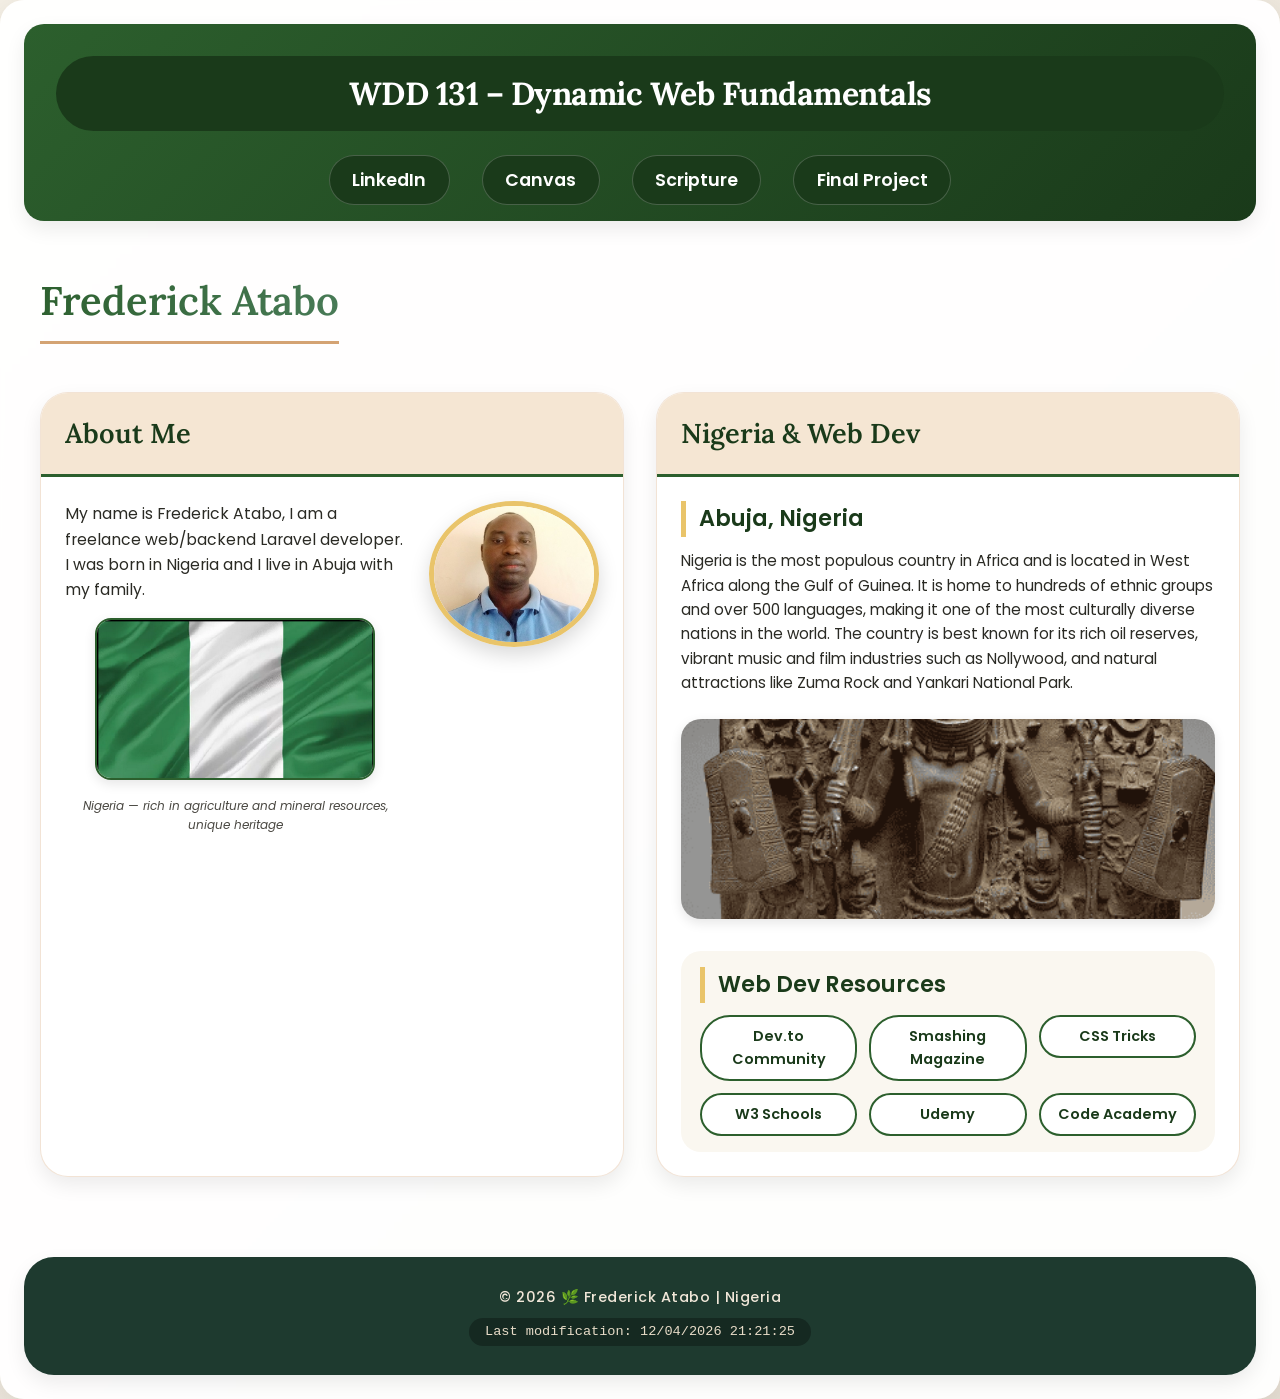
<file: index.html>
<!DOCTYPE html>
<html lang="en">
<head>
  <meta charset="UTF-8">
  <meta name="viewport" content="width=device-width, initial-scale=1.0">
  <title>WDD 131 – Dynamic Web Fundamentals – Frederick Atabo</title>
  <meta name="description" content="WDD 131 – Dynamic Web Fundamentals - Frederick Atabo. Homepage showcasing Frederick, background in Nigeria, web dev resources, and dynamic JavaScript elements.">
  <meta name="author" content="Frederick Atabo">
  <meta name="color-scheme" content="light">
  
  <!-- Google Fonts - ADDED preconnect links for performance (NO @import) -->
  <link rel="preconnect" href="https://fonts.googleapis.com">
  <link rel="preconnect" href="https://fonts.gstatic.com" crossorigin>
  <link href="https://fonts.googleapis.com/css2?family=Poppins:wght@300;400;600;700&family=Lora:ital,wght@0,400;0,500;1,400&display=swap" rel="stylesheet">
  
  <!-- External CSS -->
  <link rel="stylesheet" href="styles/base.css">
  
  <!-- JavaScript with defer for safe DOM access -->
  <script src="scripts/getdates.js" defer></script>
</head>
<body>
  <div class="page-container">
    <header>
      <!-- header span with id "course-title" as required -->
      <span id="course-title">WDD 131 – Dynamic Web Fundamentals</span>
      <nav>
        <ul class="nav-links">
          <li><a href="https://www.linkedin.com/in/frederick-atabo-509440174/" target="_blank" rel="noopener noreferrer">LinkedIn</a></li>
          <li><a href="https://byupw.instructure.com/" target="_blank" rel="noopener noreferrer">Canvas</a></li>
          <li><a href="https://www.churchofjesuschrist.org/study/scriptures/bofm/1-ne/3?id=p7&lang=eng#p7" target="_blank" rel="noopener noreferrer">Scripture</a></li>
          <li><a href="#" class="final-project-link">Final Project</a></li>
        </ul>
      </nav>
    </header>

    <main>
      <h1>Frederick Atabo</h1>
      
      <div class="cards-grid">
        <!-- first card: About Me + image / content -->
        <section class="card about-card">
          <h2>About Me</h2>
          <div class="card-content">
            <div class="bio-text">
              <p>My name is Frederick Atabo, I am a freelance web/backend Laravel developer. I was born in Nigeria and I live in Abuja with my family.</p>
              <figure class="flag-figure">
                <img src="images/flag.png" alt="Nigeria flag symbolic icon" width="280" height="180" loading="lazy">
                <figcaption>Nigeria — rich in agriculture and mineral resources, unique heritage</figcaption>
              </figure>
            </div>
            <div class="photo-wrapper">
              <img src="images/fred-atabo.jpg" alt="Frederick Atabo" width="220" height="220" loading="lazy">
            </div>
          </div>
        </section>

        <section class="card resources-card">
          <h2>Nigeria & Web Dev</h2>
          <div class="country-highlight">
            <div class="nigeria-info">
              <h3>Abuja, Nigeria</h3>
              <p>Nigeria is the most populous country in Africa and is located in West Africa along the Gulf of Guinea. It is home to hundreds of ethnic groups and over 500 languages, making it one of the most culturally diverse nations in the world. The country is best known for its rich oil reserves, vibrant music and film industries such as Nollywood, and natural attractions like Zuma Rock and Yankari National Park.</p>
              <img src="images/benin-bronze-art.png" alt="Benin Bronze Art" class="nigeria-img" width="300" height="250" loading="lazy">
            </div>
            <div class="web-resources">
              <h3>Web Dev Resources</h3>
              <ul class="resource-list">
                <li><a href="#">Dev.to Community</a></li>
                <li><a href="#">Smashing Magazine</a></li>
                <li><a href="#">CSS Tricks</a></li>
                <li><a href="#">W3 Schools</a></li>
                <li><a href="#">Udemy</a></li>
                <li><a href="#">Code Academy</a></li>
              </ul>
            </div>
          </div>
        </section>
      </div>
    </main>

    <footer>
      <p>© <span id="currentyear"></span> 🌿 Frederick Atabo | Nigeria</p>
      <p id="lastModified">Last modification: loading...</p>
    </footer>
  </div>
</body>
</html>
</file>
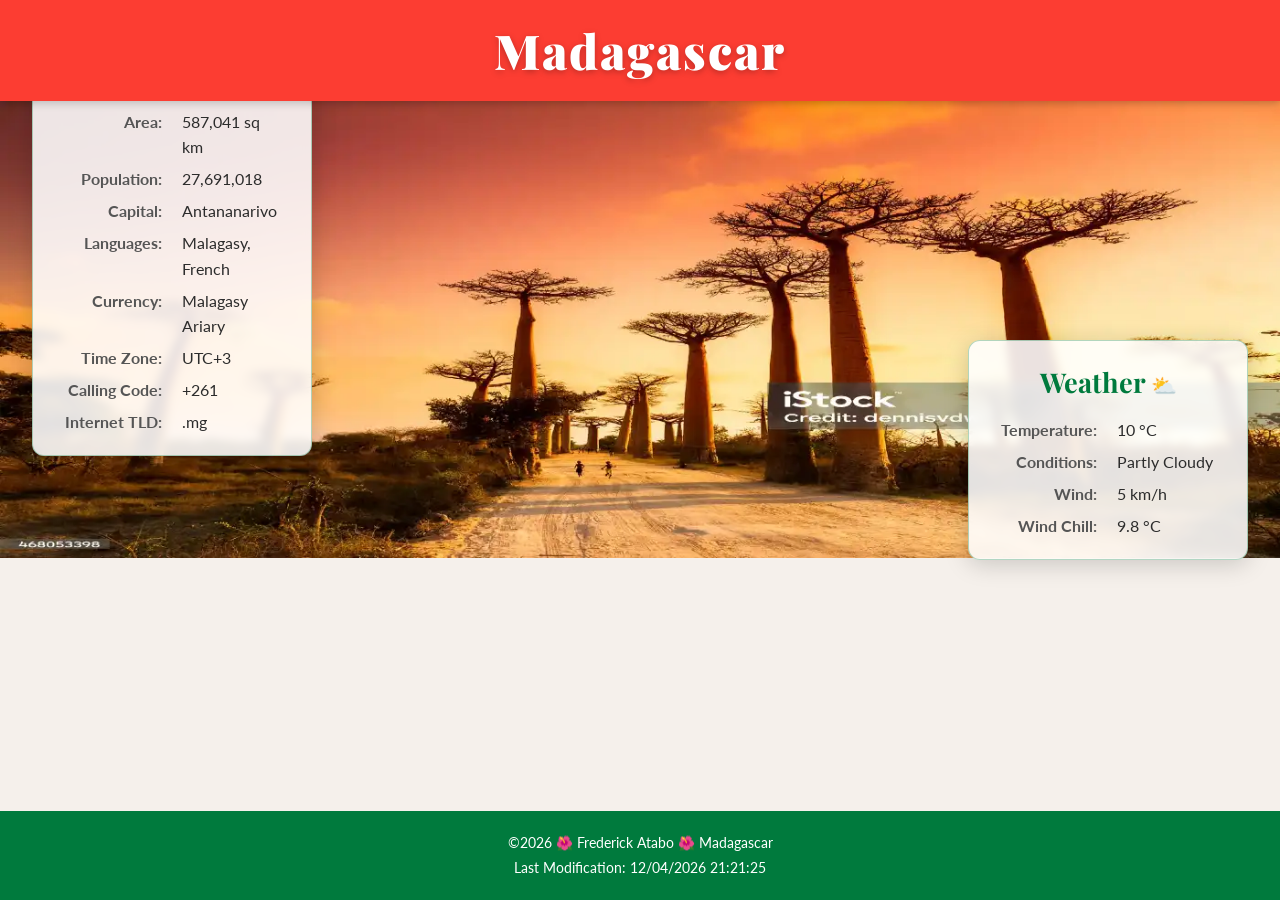
<file: place.html>
<!DOCTYPE html>
<html lang="en">
<head>
  <meta charset="UTF-8" />
  <meta name="viewport" content="width=device-width, initial-scale=1.0" />
  

  <title>WDD 131 – Dynamic Web Fundamentals – Frederick Atabo</title>
    <meta name="description" content="Discover Madagascar: area, population, capital, languages, currency, and current weather conditions">
    <meta name="author" content="Frederick Atabo">
  <link rel="preconnect" href="https://fonts.googleapis.com" />
  <link rel="preconnect" href="https://fonts.gstatic.com" crossorigin />
  <link href="https://fonts.googleapis.com/css2?family=Playfair+Display:wght@700;900&family=Lato:wght@300;400;700&display=swap" rel="stylesheet" />
  <link rel="stylesheet" href="styles/place.css" />
  <script src="scripts/place.js" defer></script>
</head>
<body>

  <!-- HEADER -->
  <header>
    <h1>Madagascar</h1>
  </header>

  <!-- MAIN -->
  <main>

    <!-- HERO IMAGE (responsive via <picture>) -->
    <picture class="hero">
      <source
        media="(min-width: 768px)"
        srcset="images/madagascar-large.webp"
        width="1400"
        height="500"
      />
      <img
        src="images/madagascar-small.webp"
        alt="Ring-tailed lemurs of Madagascar"
        width="600"
        height="700"
        loading="eager"
      />
    </picture>

    <!-- INFO GRID (data + weather side by side on wide screens) -->
    <section class="info-grid">

      <!-- DATA CARD -->
      <div class="card data-card">
        <h2>Data</h2>
        <dl>
          <dt>Area:</dt>       <dd>587,041 sq km</dd>
          <dt>Population:</dt> <dd>27,691,018</dd>
          <dt>Capital:</dt>    <dd>Antananarivo</dd>
          <dt>Languages:</dt>  <dd>Malagasy, French</dd>
          <dt>Currency:</dt>   <dd>Malagasy Ariary</dd>
          <dt>Time Zone:</dt>  <dd>UTC+3</dd>
          <dt>Calling Code:</dt><dd>+261</dd>
          <dt>Internet TLD:</dt><dd>.mg</dd>
        </dl>
      </div>

      <!-- WEATHER CARD -->
      <div class="card weather-card">
        <!-- SVG icon shown in mobile; emoticon shown in desktop via CSS pseudo-element -->
        <h2 class="weather-heading">Weather</h2>

        <!-- SVG icon (mobile only) -->
        <div class="weather-icon-mobile" aria-hidden="true">
          <!-- Inline SVG: partly cloudy sun -->
          <svg xmlns="http://www.w3.org/2000/svg" viewBox="0 0 64 64" width="80" height="80" aria-label="Partly cloudy">
            <circle cx="28" cy="26" r="10" fill="#F5A623"/>
            <line x1="28" y1="10" x2="28" y2="6"  stroke="#F5A623" stroke-width="3" stroke-linecap="round"/>
            <line x1="28" y1="46" x2="28" y2="42" stroke="#F5A623" stroke-width="3" stroke-linecap="round"/>
            <line x1="12" y1="26" x2="8"  y2="26" stroke="#F5A623" stroke-width="3" stroke-linecap="round"/>
            <line x1="48" y1="26" x2="44" y2="26" stroke="#F5A623" stroke-width="3" stroke-linecap="round"/>
            <line x1="17" y1="15" x2="14" y2="12" stroke="#F5A623" stroke-width="3" stroke-linecap="round"/>
            <line x1="42" y1="15" x2="45" y2="12" stroke="#F5A623" stroke-width="3" stroke-linecap="round"/>
            <line x1="17" y1="37" x2="14" y2="40" stroke="#F5A623" stroke-width="3" stroke-linecap="round"/>
            <line x1="42" y1="37" x2="45" y2="40" stroke="#F5A623" stroke-width="3" stroke-linecap="round"/>
            <ellipse cx="36" cy="42" rx="16" ry="10" fill="#CFD8DC"/>
            <ellipse cx="24" cy="46" rx="12" ry="8"  fill="#ECEFF1"/>
            <ellipse cx="44" cy="46" rx="10" ry="8"  fill="#ECEFF1"/>
          </svg>
        </div>

        <dl>
          <dt>Temperature:</dt> <dd>10 °C</dd>
          <dt>Conditions:</dt>  <dd>Partly Cloudy</dd>
          <dt>Wind:</dt>        <dd>5 km/h</dd>
          <dt>Wind Chill:</dt>  <dd id="wind-chill">—</dd>
        </dl>
      </div>

    </section>
  </main>

  <!-- FOOTER -->
  <footer>
    <p>
      &copy;<span id="current-year"></span>
      🌺 Frederick Atabo 🌺 Madagascar
    </p>
    <p>Last Modification: <span id="last-modified"></span></p>
  </footer>

</body>
</html>
</file>
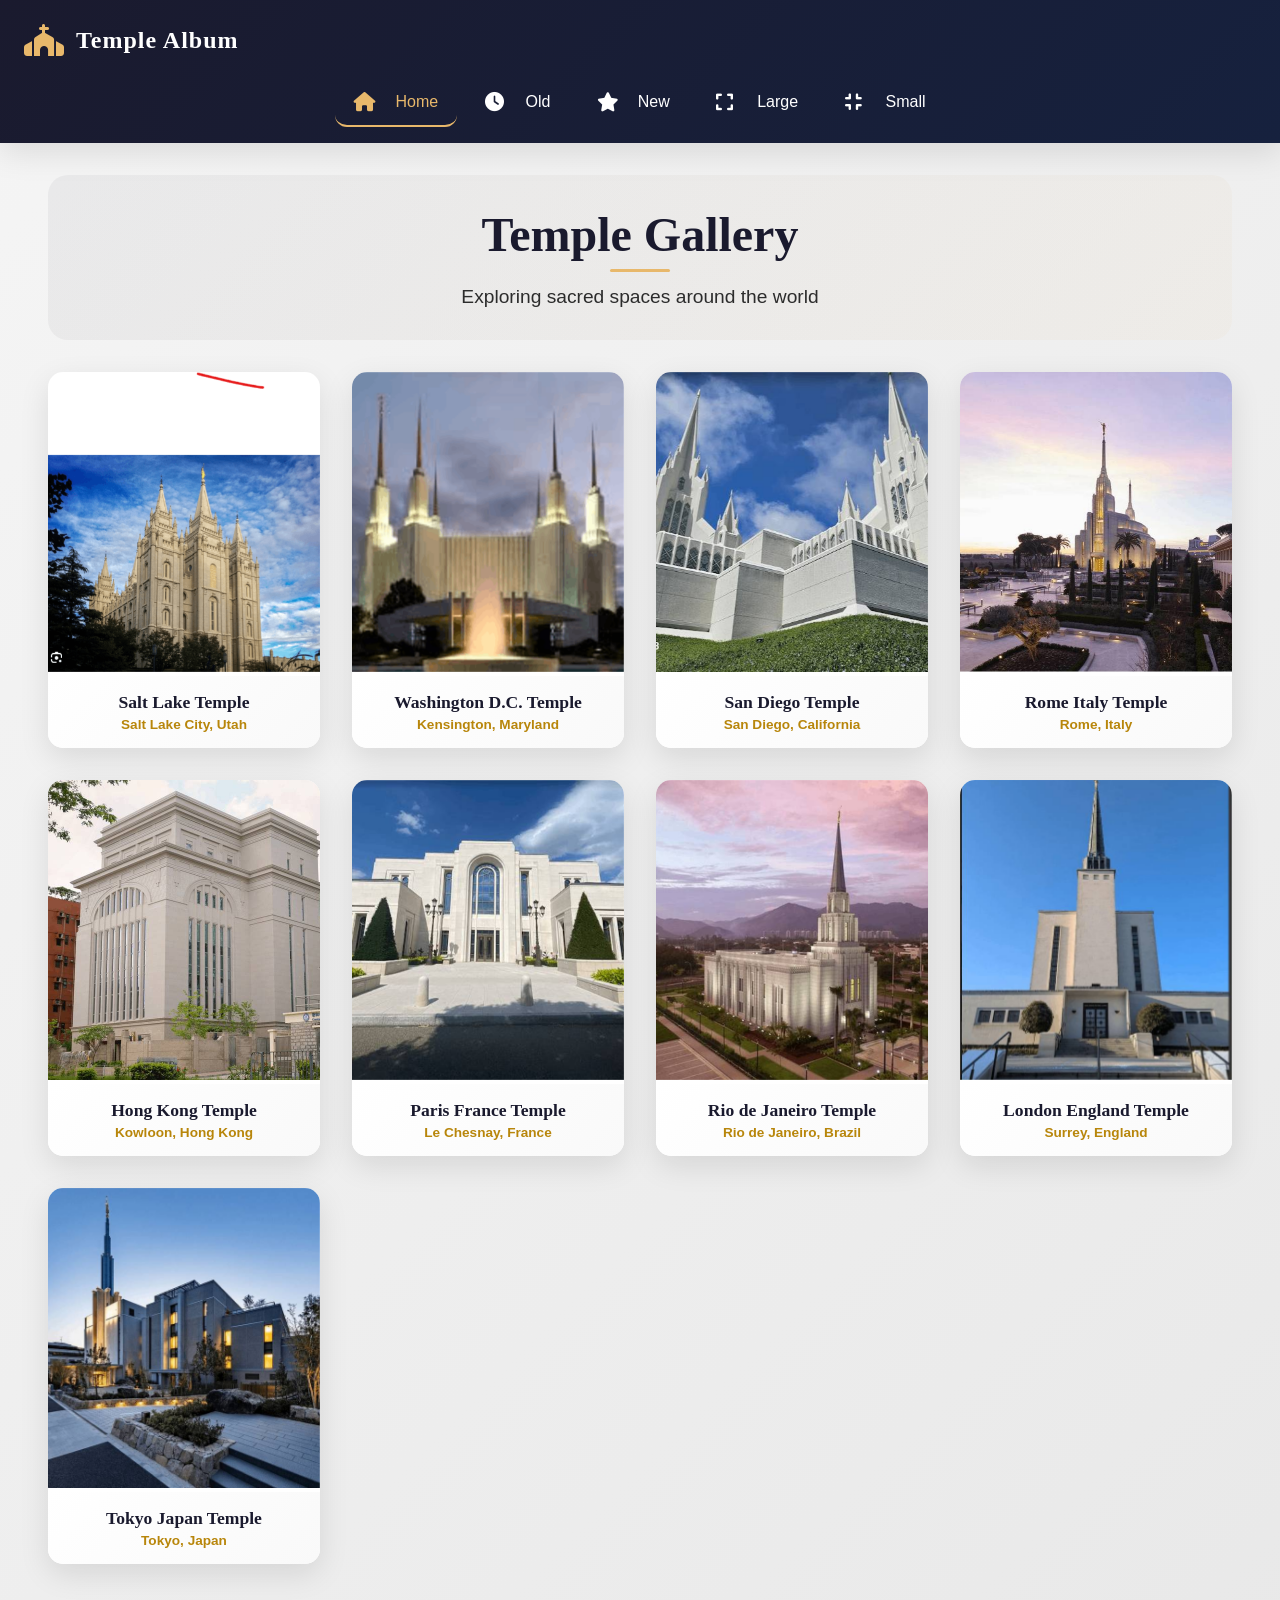
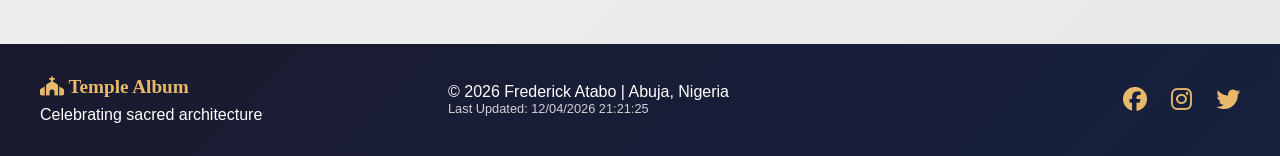
<file: temples.html>
<!DOCTYPE html>
<html lang="en">
<head>
  <meta charset="UTF-8">
  <meta name="viewport" content="width=device-width, initial-scale=1.0">
  <title>Temple Album - LDS Temple Gallery</title>
  <meta name="description" content="A responsive gallery showcasing Latter-day Saint temples from around the world.">
  <meta name="author" content="Frederick Atabo">
  
  <!-- Google Fonts -->
  <link rel="preconnect" href="https://fonts.googleapis.com">
  <link rel="preconnect" href="https://fonts.gstatic.com" crossorigin>
  <link href="https://fonts.googleapis.com/css2?family=Montserrat:wght@400;600;700&family=Open+Sans:wght@400;600&display=swap" rel="stylesheet">
  
  <!-- Font Awesome for icons -->
  <link rel="stylesheet" href="https://cdnjs.cloudflare.com/ajax/libs/font-awesome/6.4.0/css/all.min.css">
  
  <!-- CSS Files - Mobile First -->
  <link rel="stylesheet" href="styles/temples.css">
  <link rel="stylesheet" href="styles/temples-large.css">
  
  <!-- JavaScript -->
  <script src="scripts/temples.js" defer></script>
</head>
<body>
  <header>
    <div class="header-container">
      <div class="logo">
        <i class="fas fa-church"></i>
        <span class="logo-title">Temple Album</span>
      </div>
      <button class="hamburger" id="hamburger" aria-label="Menu">
        <i class="fas fa-bars"></i>
      </button>
    </div>
    <nav id="nav-menu">
      <ul class="nav-menu">
        <li><a href="#" class="active"><i class="fas fa-home"></i> <span>Home</span></a></li>
        <li><a href="#"><i class="fas fa-clock"></i> <span>Old</span></a></li>
        <li><a href="#"><i class="fas fa-star"></i> <span>New</span></a></li>
        <li><a href="#"><i class="fas fa-expand"></i> <span>Large</span></a></li>
        <li><a href="#"><i class="fas fa-compress"></i> <span>Small</span></a></li>
      </ul>
    </nav>
  </header>

  <main>
    <h1>Frederick Atabo</h1>
    <div class="hero">
      <h2>Temple Gallery</h2>
      <p>Exploring sacred spaces around the world</p>
    </div>
    
    <div class="gallery">
      <figure>
        <img src="images/saltlake.png" alt="Salt Lake Temple" loading="lazy">
        <figcaption>
          <h3>Salt Lake Temple</h3>
          <p>Salt Lake City, Utah</p>
        </figcaption>
      </figure>
      
      <figure>
        <img src="images/wash.png" alt="Washington D.C. Temple" loading="lazy">
        <figcaption>
          <h3>Washington D.C. Temple</h3>
          <p>Kensington, Maryland</p>
        </figcaption>
      </figure>
      
      <figure>
        <img src="images/califo.png" alt="San Diego Temple" loading="lazy">
        <figcaption>
          <h3>San Diego Temple</h3>
          <p>San Diego, California</p>
        </figcaption>
      </figure>
      
      <figure>
        <img src="images/rome.png" alt="Rome Italy Temple" loading="lazy">
        <figcaption>
          <h3>Rome Italy Temple</h3>
          <p>Rome, Italy</p>
        </figcaption>
      </figure>
      
      <figure>
        <img src="images/hong.png" alt="Hong Kong China Temple" loading="lazy">
        <figcaption>
          <h3>Hong Kong Temple</h3>
          <p>Kowloon, Hong Kong</p>
        </figcaption>
      </figure>
      
      <figure>
        <img src="images/paris.png" alt="Paris France Temple" loading="lazy">
        <figcaption>
          <h3>Paris France Temple</h3>
          <p>Le Chesnay, France</p>
        </figcaption>
      </figure>
      
      <figure>
        <img src="images/brazil.png" alt="Rio de Janeiro Brazil Temple" loading="lazy">
        <figcaption>
          <h3>Rio de Janeiro Temple</h3>
          <p>Rio de Janeiro, Brazil</p>
        </figcaption>
      </figure>
      
      <figure>
        <img src="images/london.png" alt="London England Temple" loading="lazy">
        <figcaption>
          <h3>London England Temple</h3>
          <p>Surrey, England</p>
        </figcaption>
      </figure>
      
      <figure>
        <img src="images/tokyo.png" alt="Tokyo Japan Temple" loading="lazy">
        <figcaption>
          <h3>Tokyo Japan Temple</h3>
          <p>Tokyo, Japan</p>
        </figcaption>
      </figure>
    </div>
  </main>

  <footer>
    <div class="footer-content">
      <div class="footer-section">
        <h3><i class="fas fa-church"></i> Temple Album</h3>
        <p>Celebrating sacred architecture</p>
      </div>
      <div class="footer-section">
        <p>&copy; <span id="currentyear"></span> Frederick Atabo | Abuja, Nigeria</p>
        <p id="lastModified"></p>
      </div>
      <div class="footer-section social">
        <a href="#" aria-label="Facebook"><i class="fab fa-facebook"></i></a>
        <a href="#" aria-label="Instagram"><i class="fab fa-instagram"></i></a>
        <a href="#" aria-label="Twitter"><i class="fab fa-twitter"></i></a>
      </div>
    </div>
  </footer>

  <!-- Overlay for mobile menu -->
  <div class="overlay" id="overlay"></div>
</body>
</html>
</file>
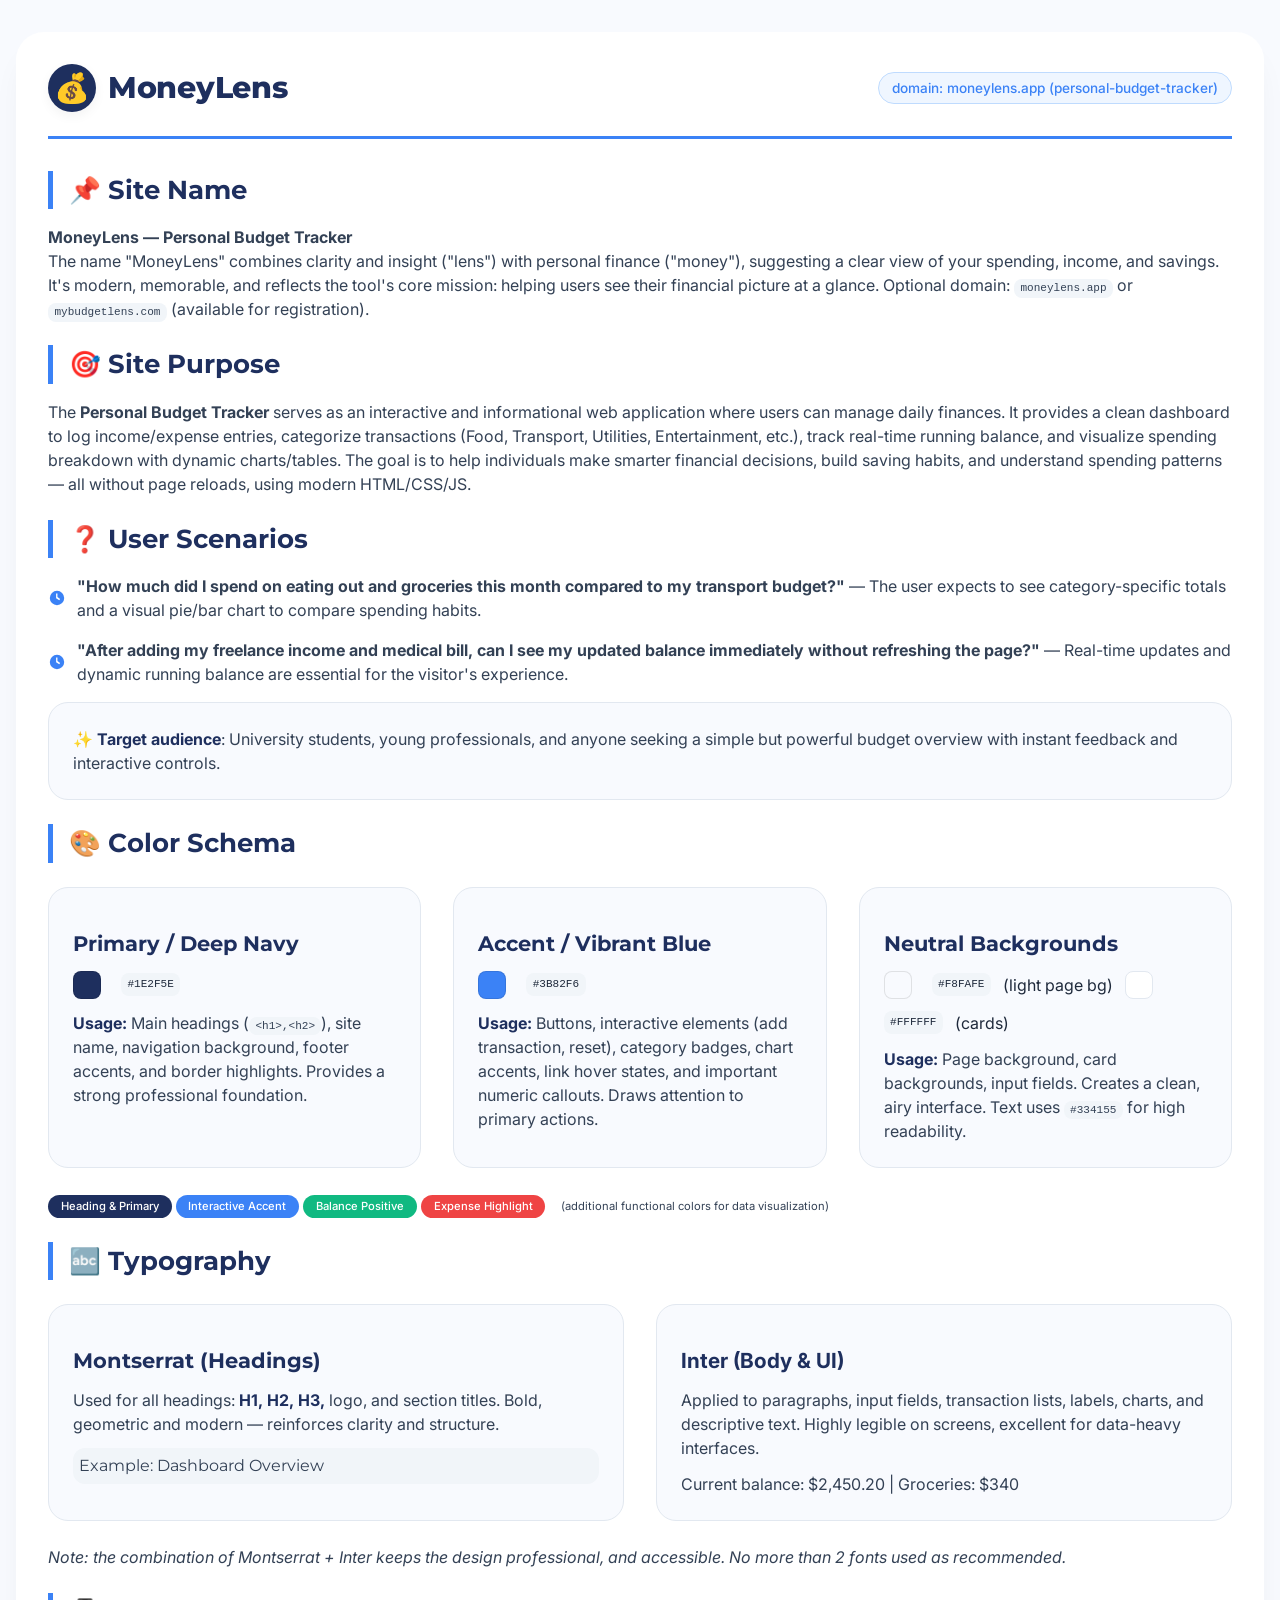
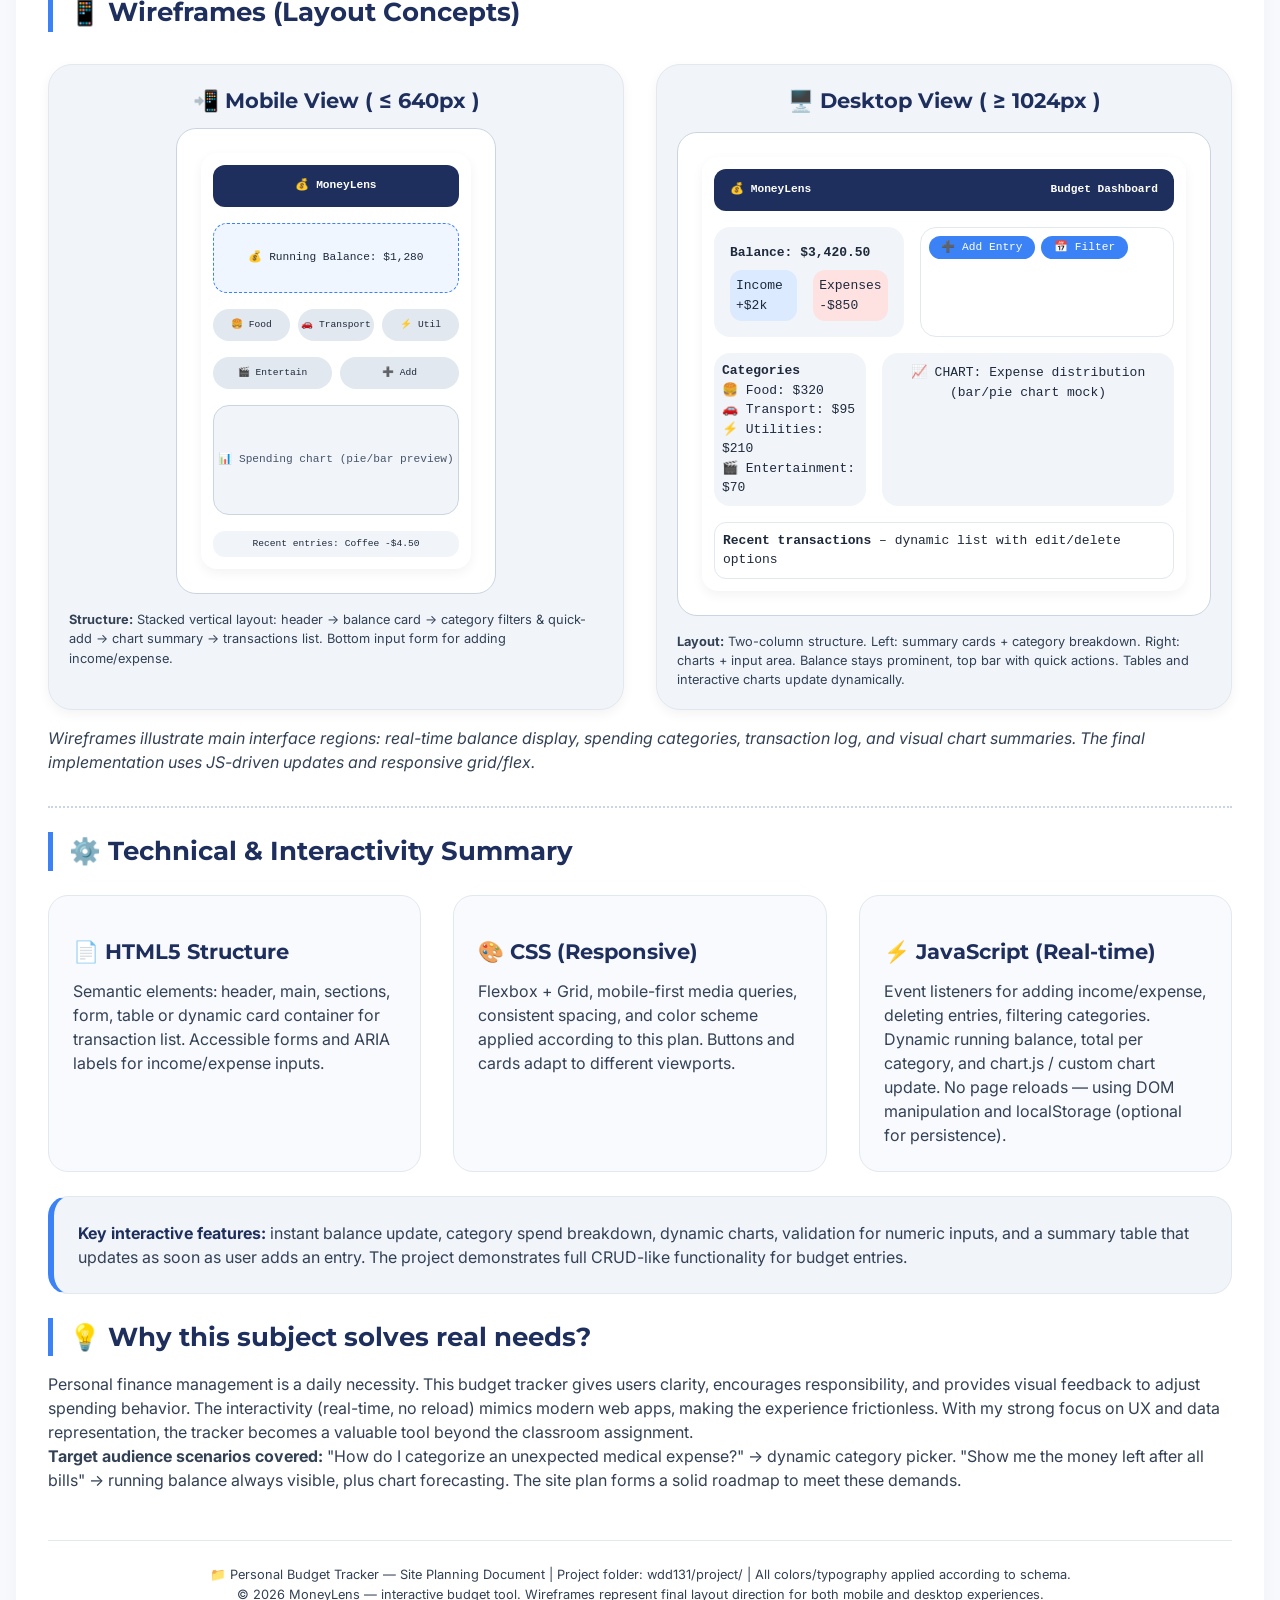
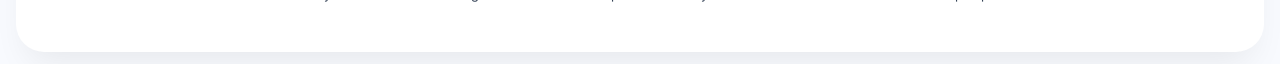
<file: project/siteplan.html>
<!DOCTYPE html>
<html lang="en">
<head>
    <meta charset="UTF-8">
    <meta name="viewport" content="width=device-width, initial-scale=1.0">
    <title>Personal Budget Tracker | Site Plan</title>
    <meta name="description" content="Site plan for a Personal Budget Tracker web app. Plan includes wireframes, color schema, typography, and user scenarios for an interactive financial tool.">
    <meta name="author" content="Frederick Atabo - WDD 131">
    
    <!-- Google Fonts with required preconnect links -->
    <link rel="preconnect" href="https://fonts.googleapis.com">
    <link rel="preconnect" href="https://fonts.gstatic.com" crossorigin>
    <link href="https://fonts.googleapis.com/css2?family=Inter:opsz,wght@14..32,400;14..32,500;14..32,600;14..32,700&family=Montserrat:wght@400;500;600;700;800&display=swap" rel="stylesheet">
    
    <link rel="stylesheet" href="styles/siteplan.css">
</head>
<body>
<div class="site-plan-wrapper">
    <!-- Site Header with logo / site name -->
    <div class="site-header">
        <div class="logo-area">
            <div class="logo-icon">💰</div>
            <div class="site-name">MoneyLens</div>
        </div>
        <div class="domain-badge">domain: moneylens.app (personal-budget-tracker)</div>
    </div>

    <!-- Site Name Section -->
    <section>
        <h2>📌 Site Name</h2>
        <p><strong>MoneyLens — Personal Budget Tracker</strong><br>
        The name "MoneyLens" combines clarity and insight ("lens") with personal finance ("money"), suggesting a clear view of your spending, income, and savings. It's modern, memorable, and reflects the tool's core mission: helping users see their financial picture at a glance. Optional domain: <code>moneylens.app</code> or <code>mybudgetlens.com</code> (available for registration).</p>
    </section>

    <!-- Site Purpose -->
    <section>
        <h2>🎯 Site Purpose</h2>
        <p>The <strong>Personal Budget Tracker</strong> serves as an interactive and informational web application where users can manage daily finances. It provides a clean dashboard to log income/expense entries, categorize transactions (Food, Transport, Utilities, Entertainment, etc.), track real-time running balance, and visualize spending breakdown with dynamic charts/tables. The goal is to help individuals make smarter financial decisions, build saving habits, and understand spending patterns — all without page reloads, using modern HTML/CSS/JS.</p>
    </section>

    <!-- Scenarios (at least 2) -->
    <section>
        <h2>❓ User Scenarios</h2>
        <ul class="scenario-list">
            <li><strong>"How much did I spend on eating out and groceries this month compared to my transport budget?"</strong> — The user expects to see category-specific totals and a visual pie/bar chart to compare spending habits.</li>
            <li><strong>"After adding my freelance income and medical bill, can I see my updated balance immediately without refreshing the page?"</strong> — Real-time updates and dynamic running balance are essential for the visitor's experience.</li>
        </ul>
        <div class="info-panel info-panel-margin">
            <p>✨ <strong>Target audience</strong>: University students, young professionals, and anyone seeking a simple but powerful budget overview with instant feedback and interactive controls.</p>
        </div>
    </section>

    <!-- Color Schema (applied to this document) -->
    <section>
        <h2>🎨 Color Schema</h2>
        <div class="feature-grid">
            <div class="info-panel">
                <h3>Primary / Deep Navy</h3>
                <div class="color-swatch">
                    <span class="color-demo color-demo-primary"></span>
                    <code>#1E2F5E</code>
                </div>
                <p><strong>Usage:</strong> Main headings (<code>&lt;h1&gt;,&lt;h2&gt;</code>), site name, navigation background, footer accents, and border highlights. Provides a strong professional foundation.</p>
            </div>
            <div class="info-panel">
                <h3>Accent / Vibrant Blue</h3>
                <div class="color-swatch">
                    <span class="color-demo color-demo-accent"></span>
                    <code>#3B82F6</code>
                </div>
                <p><strong>Usage:</strong> Buttons, interactive elements (add transaction, reset), category badges, chart accents, link hover states, and important numeric callouts. Draws attention to primary actions.</p>
            </div>
            <div class="info-panel">
                <h3>Neutral Backgrounds</h3>
                <div class="color-swatch">
                    <span class="color-demo color-demo-bg-light"></span>
                    <code>#F8FAFE</code> (light page bg)
                    <span class="color-demo color-demo-white"></span>
                    <code>#FFFFFF</code> (cards)
                </div>
                <p><strong>Usage:</strong> Page background, card backgrounds, input fields. Creates a clean, airy interface. Text uses <code>#334155</code> for high readability.</p>
            </div>
        </div>
        <div class="button-preview-wrapper">
            <span class="preview-button preview-button-primary">Heading & Primary</span>
            <span class="preview-button preview-button-accent">Interactive Accent</span>
            <span class="preview-button preview-button-success">Balance Positive</span>
            <span class="preview-button preview-button-danger">Expense Highlight</span>
            <span class="preview-note">(additional functional colors for data visualization)</span>
        </div>
    </section>

    <!-- Typography -->
    <section>
        <h2>🔤 Typography</h2>
        <div class="feature-grid">
            <div class="info-panel">
                <h3 class="typography-heading-demo">Montserrat (Headings)</h3>
                <p>Used for all headings: <strong>H1, H2, H3,</strong> logo, and section titles. Bold, geometric and modern — reinforces clarity and structure.</p>
                <p class="heading-example">Example: Dashboard Overview</p>
            </div>
            <div class="info-panel">
                <h3 class="typography-body-demo">Inter (Body & UI)</h3>
                <p>Applied to paragraphs, input fields, transaction lists, labels, charts, and descriptive text. Highly legible on screens, excellent for data-heavy interfaces.</p>
                <p class="body-example">Current balance: $2,450.20 | Groceries: $340</p>
            </div>
        </div>
        <p class="typography-note"><em>Note: the combination of Montserrat + Inter keeps the design professional, and accessible. No more than 2 fonts used as recommended.</em></p>
    </section>

    <!-- Wireframes: Mobile & Desktop views (simple structural diagrams) -->
    <section>
        <h2>📱 Wireframes (Layout Concepts)</h2>
        <div class="wireframe-row">
            <!-- Mobile Wireframe -->
            <div class="wireframe-panel">
                <h3>📲 Mobile View ( ≤ 640px )</h3>
                <div class="wireframe-diagram mobile-wf">
                    <div class="wf-placeholder">
                        <div class="wf-header">💰 MoneyLens</div>
                        <div class="wf-stats">💰 Running Balance: $1,280</div>
                        <div class="wf-categories">
                            <div class="wf-cat">🍔 Food</div>
                            <div class="wf-cat">🚗 Transport</div>
                            <div class="wf-cat">⚡ Util</div>
                        </div>
                        <div class="wf-categories">
                            <div class="wf-cat">🎬 Entertain</div>
                            <div class="wf-cat">➕ Add</div>
                        </div>
                        <div class="wf-chart">📊 Spending chart (pie/bar preview)</div>
                        <div class="wf-recent-entry">Recent entries: Coffee -$4.50</div>
                    </div>
                </div>
                <p class="wireframe-caption"><strong>Structure:</strong> Stacked vertical layout: header → balance card → category filters & quick-add → chart summary → transactions list. Bottom input form for adding income/expense.</p>
            </div>

            <!-- Desktop Wireframe -->
            <div class="wireframe-panel">
                <h3>🖥️ Desktop View ( ≥ 1024px )</h3>
                <div class="wireframe-diagram">
                    <div class="wf-placeholder">
                        <div class="wf-header desktop-header"> 
                            <span>💰 MoneyLens</span> 
                            <span class="desktop-header-subtitle">Budget Dashboard</span>
                        </div>
                        <div class="desktop-balance-row">
                            <div class="desktop-balance-panel">
                                <div class="balance-label">Balance: $3,420.50</div>
                                <div class="balance-stats">
                                    <div class="income-stat">Income +$2k</div>
                                    <div class="expense-stat">Expenses -$850</div>
                                </div>
                            </div>
                            <div class="desktop-action-panel">
                                <div class="action-buttons">
                                    <span class="preview-button preview-button-accent">➕ Add Entry</span>
                                    <span class="preview-button preview-button-accent">📅 Filter</span>
                                </div>
                            </div>
                        </div>
                        <div class="desktop-two-columns">
                            <div class="categories-sidebar">
                                <strong>Categories</strong>
                                <div>🍔 Food: $320</div>
                                <div>🚗 Transport: $95</div>
                                <div>⚡ Utilities: $210</div>
                                <div>🎬 Entertainment: $70</div>
                            </div>
                            <div class="chart-area">
                                📈 CHART: Expense distribution (bar/pie chart mock)
                            </div>
                        </div>
                        <div class="recent-transactions">
                            <strong>Recent transactions</strong> – dynamic list with edit/delete options
                        </div>
                    </div>
                </div>
                <p class="wireframe-caption"><strong>Layout:</strong> Two-column structure. Left: summary cards + category breakdown. Right: charts + input area. Balance stays prominent, top bar with quick actions. Tables and interactive charts update dynamically.</p>
            </div>
        </div>
        <p class="wireframe-footer-note"><em>Wireframes illustrate main interface regions: real-time balance display, spending categories, transaction log, and visual chart summaries. The final implementation uses JS-driven updates and responsive grid/flex.</em></p>
    </section>

    <!-- Additional project context: technology & interactivity -->
    <hr>
    <section>
        <h2>⚙️ Technical & Interactivity Summary</h2>
        <div class="feature-grid">
            <div class="info-panel">
                <h3>📄 HTML5 Structure</h3>
                <p>Semantic elements: header, main, sections, form, table or dynamic card container for transaction list. Accessible forms and ARIA labels for income/expense inputs.</p>
            </div>
            <div class="info-panel">
                <h3>🎨 CSS (Responsive)</h3>
                <p>Flexbox + Grid, mobile-first media queries, consistent spacing, and color scheme applied according to this plan. Buttons and cards adapt to different viewports.</p>
            </div>
            <div class="info-panel">
                <h3>⚡ JavaScript (Real-time)</h3>
                <p>Event listeners for adding income/expense, deleting entries, filtering categories. Dynamic running balance, total per category, and chart.js / custom chart update. No page reloads — using DOM manipulation and localStorage (optional for persistence).</p>
            </div>
        </div>
        <div class="info-panel info-panel-highlight">
            <p><strong>Key interactive features:</strong> instant balance update, category spend breakdown, dynamic charts, validation for numeric inputs, and a summary table that updates as soon as user adds an entry. The project demonstrates full CRUD-like functionality for budget entries.</p>
        </div>
    </section>

    <!-- Additional scenario/validation -->
    <section>
        <h2>💡 Why this subject solves real needs?</h2>
        <p>Personal finance management is a daily necessity. This budget tracker gives users clarity, encourages responsibility, and provides visual feedback to adjust spending behavior. The interactivity (real-time, no reload) mimics modern web apps, making the experience frictionless. With my strong focus on UX and data representation, the tracker becomes a valuable tool beyond the classroom assignment.</p>
        <p><strong>Target audience scenarios covered:</strong> "How do I categorize an unexpected medical expense?" → dynamic category picker. "Show me the money left after all bills" → running balance always visible, plus chart forecasting. The site plan forms a solid roadmap to meet these demands.</p>
    </section>

    <!-- Footer with plan date and project folder note -->
    <footer class="site-footer">
        <p>📁 Personal Budget Tracker — Site Planning Document | Project folder: wdd131/project/ | All colors/typography applied according to schema.</p>
        <p>© 2026 MoneyLens — interactive budget tool. Wireframes represent final layout direction for both mobile and desktop experiences.</p>
    </footer>
</div>
</body>
</html>
</file>
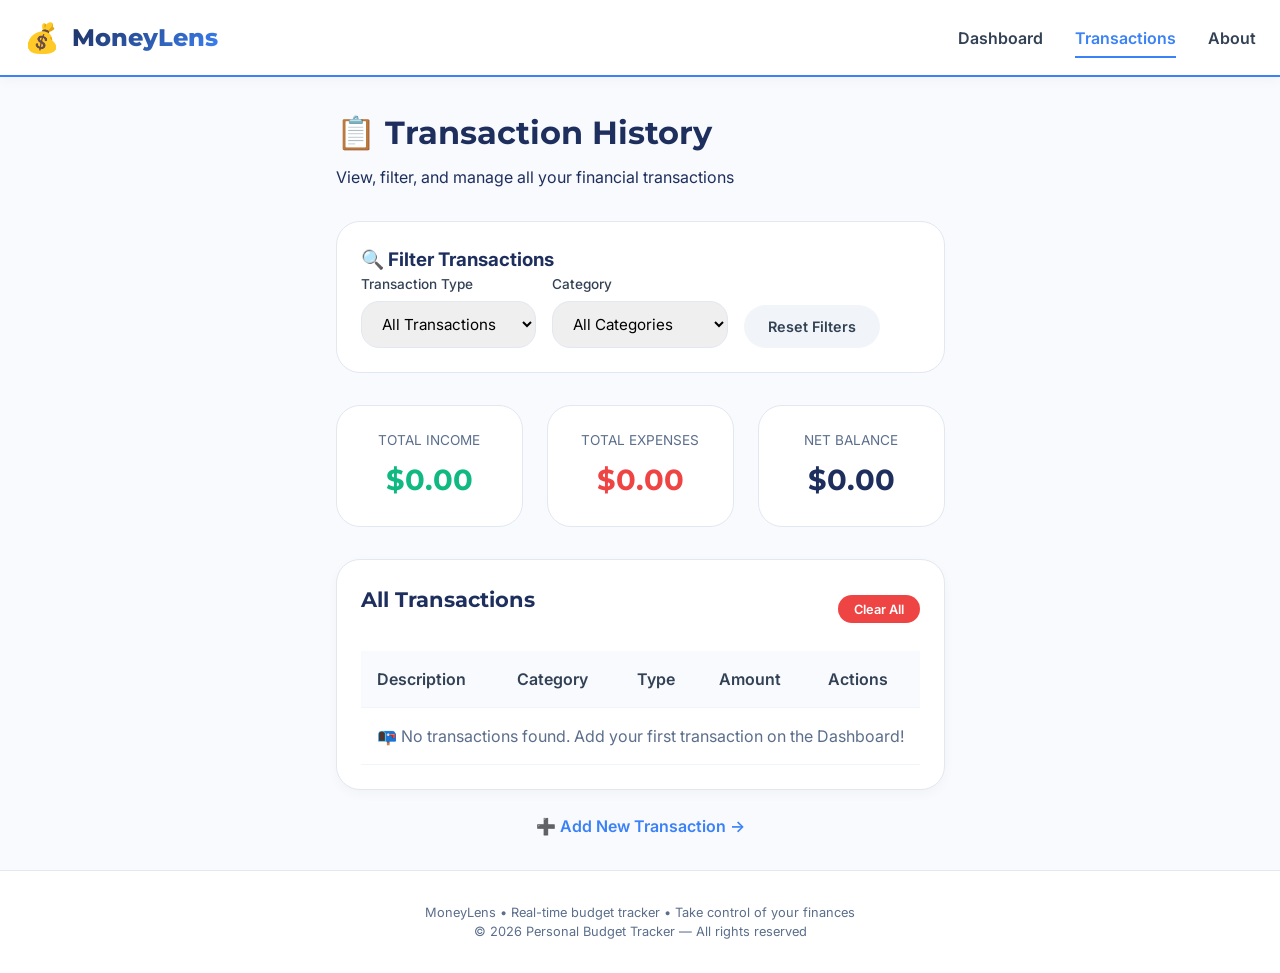
<file: project/transactions.html>
<!DOCTYPE html>
<html lang="en">
<head>
    <meta charset="UTF-8">
    <meta name="viewport" content="width=device-width, initial-scale=1.0, user-scalable=yes">
    <title>MoneyLens | Transaction History</title>
    <meta name="description" content="View and manage all your transactions. Edit, delete, and filter your income and expense entries.">
    <meta name="author" content="Frederick Atabo - WDD 131 Project">
    
    <!-- Google Fonts -->
    <link rel="preconnect" href="https://fonts.googleapis.com">
    <link rel="preconnect" href="https://fonts.gstatic.com" crossorigin>
    <link href="https://fonts.googleapis.com/css2?family=Inter:opsz,wght@14..32,400;14..32,500;14..32,600;14..32,700&family=Montserrat:wght@400;500;600;700;800&display=swap" rel="stylesheet">
    
    <!-- Main CSS -->
    <link rel="stylesheet" href="styles/styles.css">
</head>
<body>
    <!-- Navigation -->
    <nav class="main-nav">
        <div class="nav-container">
            <div class="logo-area">
                <div class="logo-icon">💰</div>
                <div class="site-name">MoneyLens</div>
            </div>
            <ul class="nav-links">
                <li><a href="index.html">Dashboard</a></li>
                <li><a href="transactions.html" class="active">Transactions</a></li>
                <li><a href="about.html">About</a></li>
            </ul>
            <button class="mobile-menu-btn" id="mobileMenuBtn">☰</button>
        </div>
    </nav>

    <main class="budget-container">
        <!-- Page Header -->
        <div class="page-header">
            <h1>📋 Transaction History</h1>
            <p>View, filter, and manage all your financial transactions</p>
        </div>

        <!-- Filter Section -->
        <div class="filter-card">
            <h3>🔍 Filter Transactions</h3>
            <div class="filter-row">
                <div class="form-group">
                    <label for="filterType">Transaction Type</label>
                    <select id="filterType">
                        <option value="all">All Transactions</option>
                        <option value="income">Income Only</option>
                        <option value="expense">Expenses Only</option>
                    </select>
                </div>
                <div class="form-group">
                    <label for="filterCategory">Category</label>
                    <select id="filterCategory">
                        <option value="all">All Categories</option>
                        <option value="Food">🍔 Food</option>
                        <option value="Transport">🚗 Transport</option>
                        <option value="Utilities">⚡ Utilities</option>
                        <option value="Entertainment">🎬 Entertainment</option>
                        <option value="Other">📦 Other</option>
                    </select>
                </div>
                <div class="form-group">
                    <label>&nbsp;</label>
                    <button id="resetFiltersBtn" class="btn btn-secondary">Reset Filters</button>
                </div>
            </div>
        </div>

        <!-- Stats Summary -->
        <div class="stats-row">
            <div class="stat-card">
                <div class="stat-label">Total Income</div>
                <div class="stat-value income-text" id="pageTotalIncome">$0.00</div>
            </div>
            <div class="stat-card">
                <div class="stat-label">Total Expenses</div>
                <div class="stat-value expense-text" id="pageTotalExpense">$0.00</div>
            </div>
            <div class="stat-card">
                <div class="stat-label">Net Balance</div>
                <div class="stat-value" id="pageNetBalance">$0.00</div>
            </div>
        </div>

        <!-- Transactions Table -->
        <div class="card transactions-table-container">
            <div class="table-header">
                <h3>All Transactions</h3>
                <button id="clearAllBtn" class="btn btn-danger btn-small">Clear All</button>
            </div>
            <div class="table-responsive">
                <table class="transactions-table">
                    <thead>
                        <tr>
                            <th>Description</th>
                            <th>Category</th>
                            <th>Type</th>
                            <th>Amount</th>
                            <th>Actions</th>
                        </tr>
                    </thead>
                    <tbody id="transactionsTableBody">
                        <tr>
                            <td colspan="5" class="empty-table">Loading transactions...</td>
                        </tr>
                    </tbody>
                </table>
            </div>
        </div>
        
        <!-- Quick Add Link Back to Dashboard -->
        <div style="text-align: center; margin-top: 1.5rem;">
            <a href="index.html" style="color: #3B82F6; text-decoration: none; font-weight: 600;">➕ Add New Transaction →</a>
        </div>
    </main>

    <!-- Footer -->
    <footer class="site-footer">
        <p>MoneyLens • Real-time budget tracker • Take control of your finances</p>
        <p>© 2026 Personal Budget Tracker — All rights reserved</p>
    </footer>

    <script src="js/script.js"></script>
    <script>
  console.log("Raw storage:", localStorage.getItem("moneylens_transactions"));
</script>
</body>
</html>
</file>
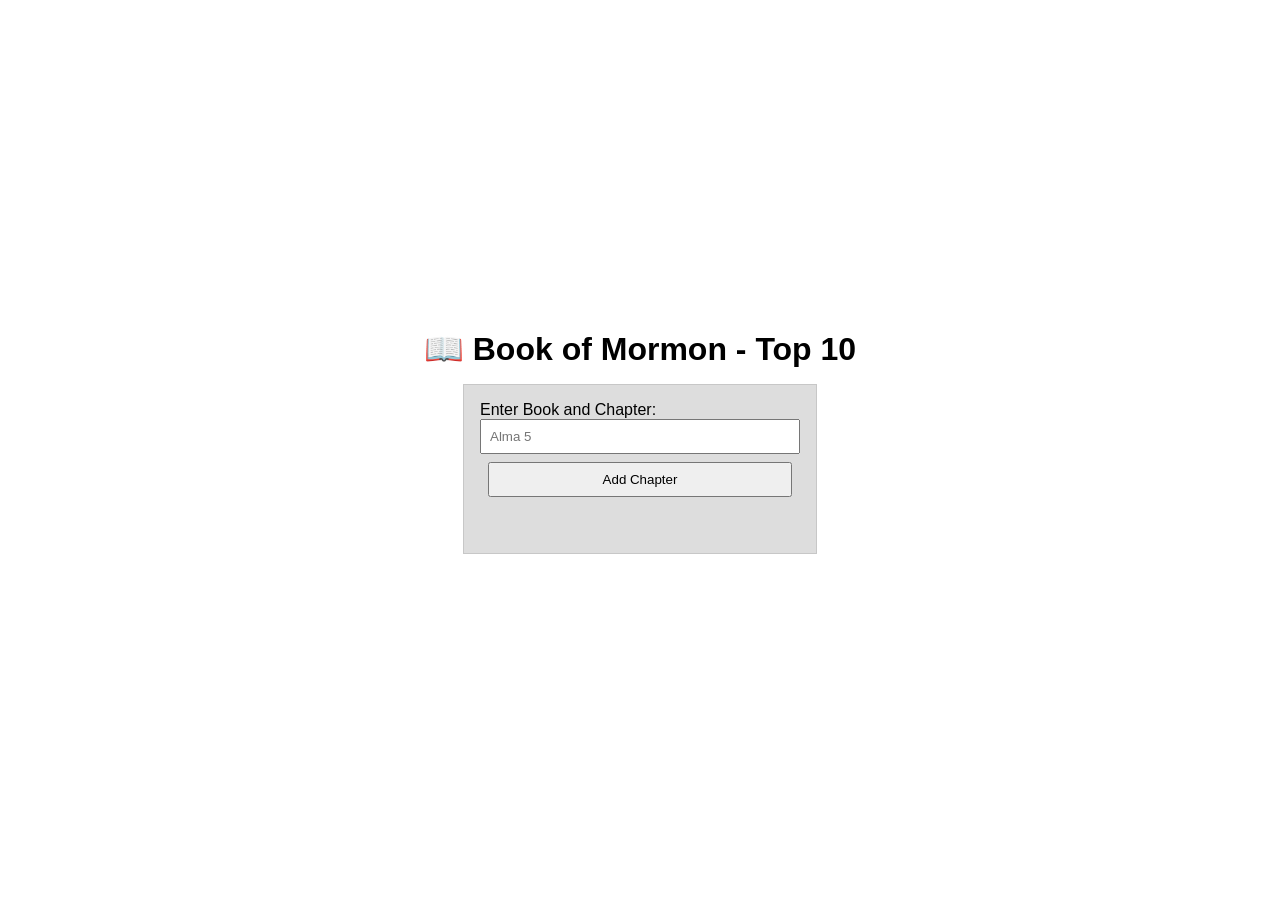
<file: week02/born.html>
<!DOCTYPE html>
<html lang="en">
<head>
  <meta charset="utf-8">
  <meta name="viewport" content="width=device-width, initial-scale=1.0">
  <title>Book of Mormon - Favorite Chapters</title>
  <meta name="description" content="An application to save and manage your favorite Book of Mormon chapters.">
  <meta name="author" content="Frederick Atabo">
 

  <link rel="stylesheet" href="styles/born.css">
  <link rel="stylesheet" href="styles/media-query-large.css">
   <script src="scripts/born.js" defer></script>
</head>
<body>
 <h1>📖 Book of Mormon - Top 10</h1>
<main>
	<label for="favchap">Enter Book and Chapter: </label>
	<input type="text" id="favchap" placeholder="Alma 5">
	<button type="submit">Add Chapter</button>
	<ul id="list"></ul>
</main>
</body>
</html>
</file>
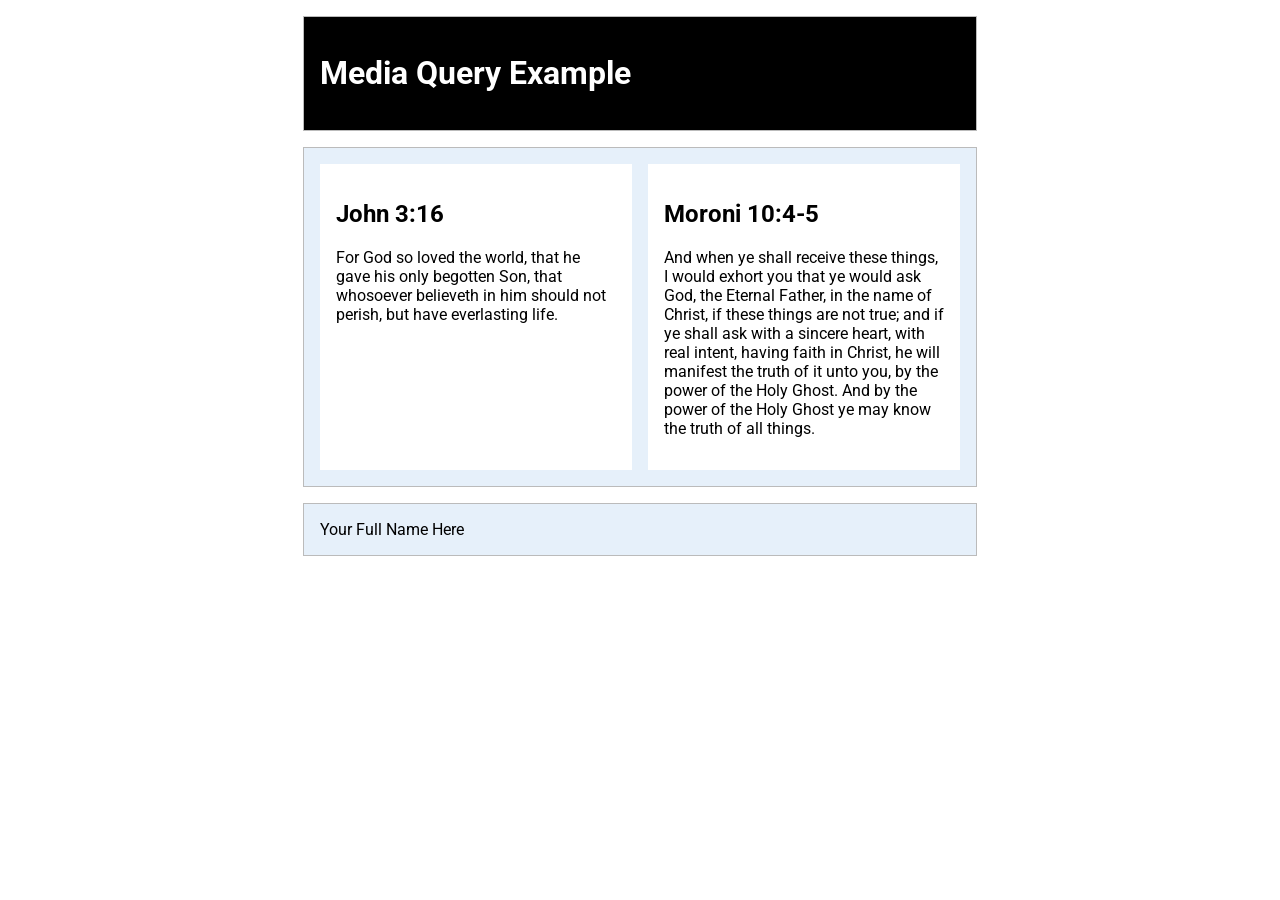
<file: week02/media-query.html>
<!DOCTYPE html>
<html lang="en">
<head>
  <meta charset="utf-8">
  <meta name="viewport" content="width=device-width, initial-scale=1.0">
  <title>WDD 131 – Media Query Example</title>
  <meta name="description" content="Media query learning activity example page.">
  <meta name="author" content="Frederick Atabo">
  <link rel="preconnect" href="https://fonts.googleapis.com">
  <link rel="preconnect" href="https://fonts.gstatic.com" crossorigin>
  <link href="https://fonts.googleapis.com/css2?family=Roboto&display=swap" rel="stylesheet">
  <link rel="stylesheet" href="styles/media-query.css">
  <link rel="stylesheet" href="styles/media-query-large.css">
</head>
<body>
  <header>
    <h1>Media Query Example</h1>
  </header>
  <main>
    <section>
      <h2>John 3:16</h2>
      <p>For God so loved the world, that he gave his only begotten Son, that whosoever believeth in him should not perish, but have everlasting life.</p>
    </section>
    <section>
      <h2>Moroni 10:4-5</h2>
      <p>And when ye shall receive these things, I would exhort you that ye would ask God, the Eternal Father, in the name of Christ, if these things are not true; and if ye shall ask with a sincere heart, with real intent, having faith in Christ, he will manifest the truth of it unto you, by the power of the Holy Ghost. And by the power of the Holy Ghost ye may know the truth of all things.</p>
    </section>
  </main>
  <footer>
    Your Full Name Here
  </footer>
</body>
</html>
</file>
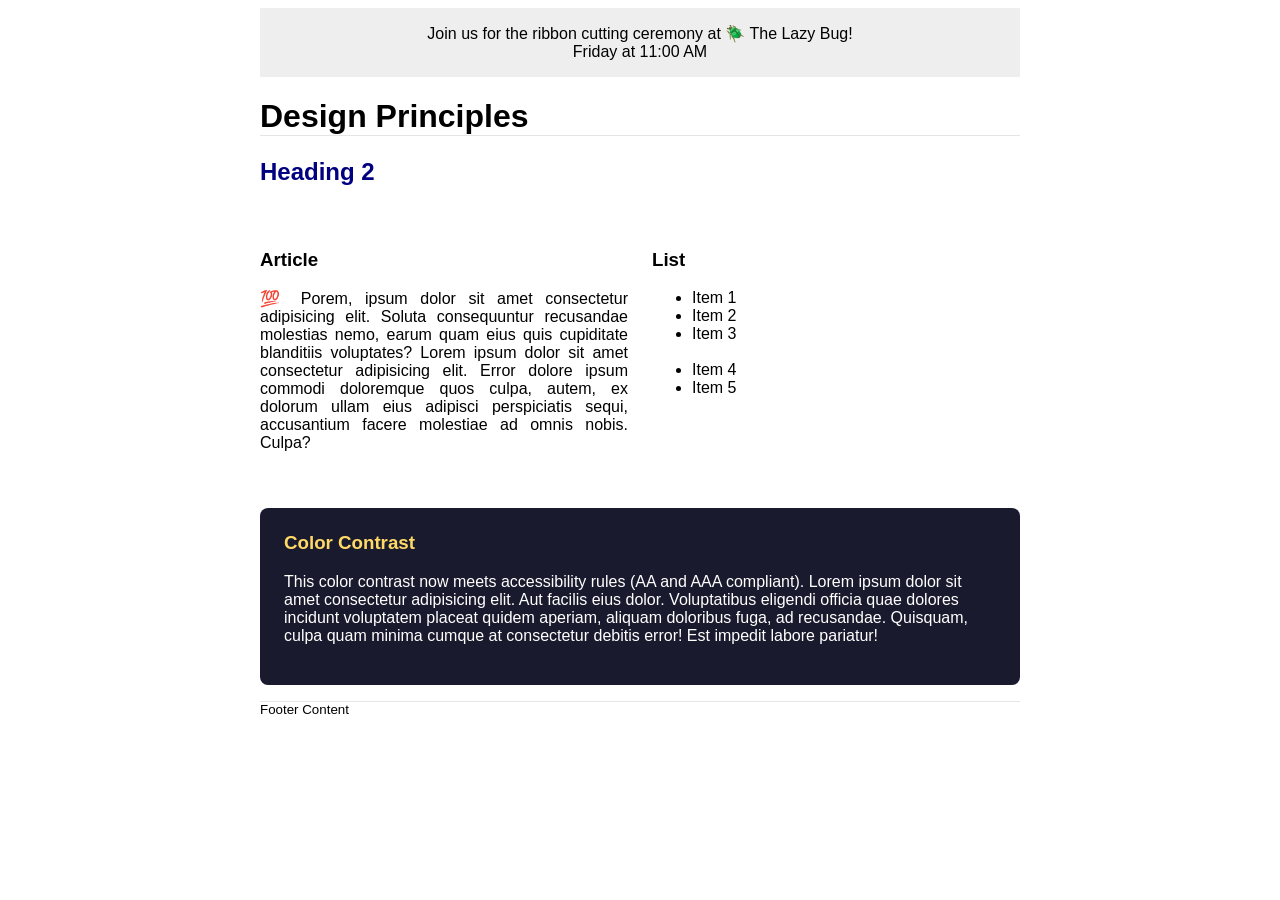
<file: week03/design.html>
<!DOCTYPE html>
<html lang="en">
<head>
    <meta charset="UTF-8">
    <meta name="viewport" content="width=device-width, initial-scale=1.0">
    <title>WDD 131 – Dynamic Web Fundamentals – Frederick Atabo</title>
    <meta name="description" content="WDD 131 – Dynamic Web Fundamentals - Frederick Atabo. Design Principles Activities.">
    <meta name="author" content="Frederick Atabo">
    <meta name="color-scheme" content="light">
    <!-- Link to external CSS file in the 'styles' folder -->
    <link rel="stylesheet" href="styles/design.css">
</head>
<body>
    <header>
        <!-- REPLACED: deleted the deprecated <marquee> element -->
        <!-- New static banner div as required -->
        <div class="banner">
            Join us for the ribbon cutting ceremony at 🪲 The Lazy Bug!<br>Friday at 11:00 AM
        </div>
        <h1>Design Principles</h1>
    </header>

    <main>
        <!-- The h2 heading spans both grid columns (handled by CSS) -->
        <h2>Heading 2</h2>
        
        <!-- left column: article section -->
        <section>
            <h3>Article</h3>
            <article>
                <p>💯 Porem, ipsum dolor sit amet consectetur adipisicing elit. Soluta consequuntur recusandae molestias nemo, earum quam eius quis cupiditate blanditiis voluptates? Lorem ipsum dolor sit amet consectetur adipisicing elit. Error dolore ipsum commodi doloremque quos culpa, autem, ex dolorum ullam eius adipisci perspiciatis sequi, accusantium facere molestiae ad omnis nobis. Culpa?</p>
            </article>
        </section>
        
        <!-- right column: list section -->
        <section>
            <h3>List</h3>
            <ul>
                <li>Item 1</li>
                <li>Item 2</li>
                <li>Item 3<br><br></li>
                <li>Item 4</li>
                <li>Item 5</li>
            </ul>
        </section>
        
        <!-- callout container: fixed contrast and padding issues -->
        <div class="callout">
            <h3>Color Contrast</h3>
            <p>This color contrast now meets accessibility rules (AA and AAA compliant). Lorem ipsum dolor sit amet consectetur adipisicing elit. Aut facilis eius dolor. Voluptatibus eligendi officia quae dolores incidunt voluptatem placeat quidem aperiam, aliquam doloribus fuga, ad recusandae. Quisquam, culpa quam minima cumque at consectetur debitis error! Est impedit labore pariatur!</p>
        </div>
    </main>
    
    <footer>
        Footer Content
    </footer>
</body>
</html>
</file>
<file: styles/base.css>
/* base.css - Main styling for WDD 131 Dynamic Web Fundamentals */


/* CSS Reset & Base */
* {
  margin: 0;
  padding: 0;
  box-sizing: border-box;
}

/* Color Schema: Warm earth tones inspired by Nigeria - STANDARDIZED */

:root {
  --primary-color: #2c5f2d;      /* deep forest green */
  --primary-dark: #1a3a1a;       /* darker green for text/backgrounds */
  --secondary-color: #d4a373;    /* warm terracotta/sand */
  --secondary-light: #f5e6d3;    /* light terracotta for backgrounds */
  --accent-color: #e9c46a;       /* golden yellow */
  --dark-bg: #1e3a2f;            /* dark green for contrast */
  --light-bg: #fefae0;           /* soft cream */
  --text-dark: #2a2a24;          /* standardized dark text */
  --text-light: #ffffff;         /* standardized white text */
  --text-muted: #4a4842;         /* standardized muted text */
  --card-shadow: 0 8px 20px rgba(0, 0, 0, 0.08);
  --hover-transition: all 0.3s ease;
}

body {
  font-family: 'Poppins', sans-serif;
  background: linear-gradient(135deg, #f5f0e6 0%, #e8e0d5 100%);
  color: var(--text-dark);
  line-height: 1.6;
}

.page-container {
  max-width: 1280px;
  margin: 0 auto;
  padding: 1.5rem;
  background-color: rgba(255, 255, 255, 0.95);
  border-radius: 24px;
  box-shadow: 0 10px 40px rgba(0, 0, 0, 0.1);
  backdrop-filter: blur(2px);
}

/* ========== HEADER ========== */
header {
  background: linear-gradient(135deg, var(--primary-color), var(--primary-dark));
  border-radius: 20px;
  padding: 2rem 2rem 1rem 2rem;
  margin-bottom: 2.5rem;
  box-shadow: var(--card-shadow);
}

#course-title {
  display: block;
  text-align: center;
  font-size: 2rem;
  font-weight: 700;
  letter-spacing: -0.5px;
  color: var(--text-light);
  background: var(--primary-dark);
  margin-bottom: 1.5rem;
  font-family: 'Lora', serif;
  padding: 0.75rem;
  border-radius: 60px;
}

/* Navigation - Flexbox menu */
nav {
  margin-top: 0.5rem;
}

.nav-links {
  display: flex;
  justify-content: center;
  gap: 2rem;
  list-style: none;
  flex-wrap: wrap;
}

.nav-links li a {
  text-decoration: none;
  font-weight: 600;
  font-size: 1.1rem;
  padding: 0.6rem 1.4rem;
  background: var(--primary-dark);
  color: var(--text-light);
  border-radius: 40px;
  transition: var(--hover-transition);
  display: inline-block;
  border: 1px solid rgba(255, 255, 255, 0.2);
}

.nav-links li a:hover {
  background: var(--accent-color);
  color: var(--primary-dark);
  transform: translateY(-3px);
  box-shadow: 0 6px 14px rgba(0, 0, 0, 0.2);
  border-color: var(--accent-color);
}

/* ========== MAIN ========== */
main {
  width: 100%;
  max-width: 1200px;
  margin: 0 auto;
  padding: 0.5rem 0 2rem 0;
}

h1 {
  font-family: 'Lora', serif;
  font-size: 2.5rem;
  text-align: center;
  margin-bottom: 2rem;
  font-weight: 600;
  border-bottom: 3px solid var(--secondary-color);
  display: inline-block;
  width: auto;
  padding-bottom: 0.5rem;
  letter-spacing: -0.3px;
  background: linear-gradient(120deg, var(--primary-color), #4a7c59);
  background-clip: text;
  -webkit-background-clip: text;
  color: transparent;
}

/* CSS Grid Layout for the two cards */
.cards-grid {
  display: grid;
  grid-template-columns: repeat(auto-fit, minmax(340px, 1fr));
  gap: 2rem;
  margin-top: 1rem;
}

/* Card styling - consolidated border properties */
.card {
  background: var(--text-light);
  border-radius: 28px;
  overflow: hidden;
  box-shadow: var(--card-shadow);
  transition: transform 0.2s, box-shadow 0.2s;
  border: 1px solid rgba(212, 163, 115, 0.3);
}

.card:hover {
  transform: translateY(-5px);
  box-shadow: 0 20px 30px -12px rgba(0, 0, 0, 0.2);
}

.card h2 {
  background: var(--secondary-light);
  color: var(--primary-dark);
  padding: 1.2rem 1.5rem;
  font-size: 1.7rem;
  font-weight: 600;
  font-family: 'Lora', serif;
  border-bottom: 3px solid var(--primary-color);
  transition: background 0.2s;
}

.card:hover h2 {
  background: #e8d5c0;
}

.card-content {
  padding: 1.5rem;
  display: flex;
  flex-wrap: wrap;
  gap: 1.5rem;
  align-items: flex-start;
}

.bio-text {
  flex: 2;
  min-width: 200px;
}

.bio-text p {
  margin-bottom: 1rem;
  font-size: 0.98rem;
  color: var(--text-dark);
}

/* Figure and image styles - consolidated */
.flag-figure {
  margin-top: 1rem;
  text-align: center;
}

.flag-figure img {
  width: 100%;
  max-width: 280px;
  height: auto;
  border-radius: 16px;
  box-shadow: 0 4px 12px rgba(0, 0, 0, 0.1);
  border: 2px solid var(--primary-color);
}

.flag-figure figcaption {
  font-size: 0.75rem;
  color: var(--text-muted);
  margin-top: 0.5rem;
  font-style: italic;
}

.photo-wrapper {
  flex: 1;
  min-width: 140px;
  text-align: center;
}

.photo-wrapper img {
  width: 100%;
  max-width: 220px;
  height: auto;
  border-radius: 50%;
  object-fit: cover;
  border: 5px solid var(--accent-color);
  box-shadow: 0 8px 20px rgba(0, 0, 0, 0.15);
  transition: transform 0.3s;
}

.photo-wrapper img:hover {
  transform: scale(1.02);
}

/* Second card specific: country + resources split */
.country-highlight {
  display: flex;
  flex-direction: column;
  gap: 1.5rem;
  padding: 1.5rem;
}

/* Consolidated heading styles */
.nigeria-info h3, 
.web-resources h3 {
  color: var(--primary-dark);
  font-size: 1.4rem;
  margin-bottom: 0.75rem;
  font-weight: 600;
  border-left: 5px solid var(--accent-color);
  padding-left: 0.8rem;
}

.nigeria-info p {
  margin-bottom: 1rem;
  font-size: 0.95rem;
  color: var(--text-dark);
}

.nigeria-img {
  width: 100%;
  max-height: 200px;
  object-fit: cover;
  border-radius: 20px;
  margin-top: 0.5rem;
  box-shadow: 0 4px 12px rgba(0, 0, 0, 0.1);
  transition: var(--hover-transition);
}

.nigeria-img:hover {
  transform: scale(1.01);
  opacity: 0.95;
}

.web-resources {
  background: #faf7f0;
  border-radius: 20px;
  padding: 1rem 1.2rem;
}

.resource-list {
  list-style: none;
  display: grid;
  grid-template-columns: repeat(auto-fill, minmax(150px, 1fr));
  gap: 0.75rem;
  margin-top: 0.75rem;
}

.resource-list li a {
  text-decoration: none;
  color: var(--primary-dark);
  font-weight: 600;
  background: var(--text-light);
  padding: 0.5rem 1rem;
  border-radius: 30px;
  display: inline-block;
  transition: var(--hover-transition);
  border: 2px solid var(--primary-color);
  width: 100%;
  text-align: center;
  font-size: 0.9rem;
}

.resource-list li a:hover {
  background: var(--accent-color);
  color: var(--primary-dark);
  transform: translateX(6px);
  border-color: var(--primary-dark);
}

/* ========== FOOTER ========== */
footer {
  margin-top: 3rem;
  background: var(--dark-bg);
  color: #f0e6d8;
  text-align: center;
  padding: 1.5rem;
  border-radius: 30px;
  font-size: 0.9rem;
  box-shadow: var(--card-shadow);
}

footer p {
  margin: 0.3rem 0;
}

footer p:first-child {
  font-weight: 500;
  letter-spacing: 0.5px;
}

#lastModified {
  font-family: monospace;
  font-size: 0.85rem;
  color: #e8dcc8;
  background: rgba(0, 0, 0, 0.3);
  display: inline-block;
  padding: 0.2rem 1rem;
  border-radius: 40px;
}

/* ========== IMAGES ========== */
img {
  max-width: 100%;
  height: auto;
}

/* ========== RESPONSIVE ========== */
@media (max-width: 780px) {
  .page-container {
    padding: 1rem;
  }
  
  .nav-links {
    gap: 0.8rem;
  }
  
  .nav-links li a {
    font-size: 0.85rem;
    padding: 0.4rem 1rem;
  }
  
  #course-title {
    font-size: 1.4rem;
  }
  
  h1 {
    font-size: 1.8rem;
  }
  
  .card-content {
    flex-direction: column;
  }
  
  .photo-wrapper img {
    max-width: 180px;
  }
  
  .cards-grid {
    grid-template-columns: 1fr;
  }
}

@media (max-width: 480px) {
  .resource-list {
    grid-template-columns: 1fr;
  }
  
  .nav-links {
    flex-direction: column;
    align-items: center;
  }
  
  .nav-links li a {
    width: 200px;
    text-align: center;
  }
}
</file>
<file: styles/place.css>
/* ============================================================
   GLOBAL CSS VARIABLES
   ============================================================ */
:root {
  /* Madagascar flag colors */
  --color-red:        #FC3D32;
  --color-green:      #007A3D;
  --color-white:      #FFFFFF;
  --color-off-white:  #F5F0EB;
  --color-dark:       #1A1A1A;
  --color-text:       #2C2C2C;
  --color-muted:      #555555;
  --color-card-bg:    rgba(255, 255, 255, 0.88);
  --color-card-border:rgba(0, 122, 61, 0.3);

  /* Typography */
  --font-display: 'Playfair Display', Georgia, serif;
  --font-body:    'Lato', sans-serif;

  /* Spacing */
  --space-xs:  0.4rem;
  --space-sm:  0.75rem;
  --space-md:  1.25rem;
  --space-lg:  2rem;
  --space-xl:  3rem;

  /* Shadows */
  --shadow-card: 0 4px 24px rgba(0,0,0,0.18);
  --shadow-header: 0 2px 8px rgba(0,0,0,0.25);

  /* Radii */
  --radius-card: 12px;
}

/* ============================================================
   RESET & BASE
   ============================================================ */
*, *::before, *::after {
  box-sizing: border-box;
  margin: 0;
  padding: 0;
}

html {
  font-size: 16px;
  scroll-behavior: smooth;
}

body {
  font-family: var(--font-body);
  background-color: var(--color-off-white);
  color: var(--color-text);
  line-height: 1.6;
  min-height: 100vh;
  display: flex;
  flex-direction: column;
}

/* ============================================================
   HEADER
   ============================================================ */
header {
  background-color: var(--color-red);
  color: var(--color-white);
  text-align: center;
  padding: var(--space-sm) var(--space-md);
  box-shadow: var(--shadow-header);
  position: relative;
  z-index: 10;
}

header h1 {
  font-family: var(--font-display);
  font-size: clamp(1.6rem, 5vw, 3rem);
  font-weight: 900;
  letter-spacing: 0.04em;
  text-shadow: 0 2px 6px rgba(0,0,0,0.25);
}

/* ============================================================
   MAIN
   ============================================================ */
main {
  flex: 1;
}

/* ============================================================
   HERO IMAGE — MOBILE (stacked, full width)
   ============================================================ */
.hero {
  display: block;
  width: 100%;
  line-height: 0;
}

.hero img {
  width: 100%;
  height: auto;
  max-height: 65vh;
  object-fit: cover;
  object-position: center top;
  display: block;
}

/* ============================================================
   INFO GRID — MOBILE (stacked cards below image)
   ============================================================ */
.info-grid {
  display: flex;
  flex-direction: column;
  gap: var(--space-md);
  padding: var(--space-md);
}

/* ============================================================
   CARDS
   ============================================================ */
.card {
  background: var(--color-card-bg);
  border: 1px solid var(--color-card-border);
  border-radius: var(--radius-card);
  padding: var(--space-md) var(--space-lg);
  box-shadow: var(--shadow-card);
  backdrop-filter: blur(4px);
}

.card h2 {
  font-family: var(--font-display);
  font-size: 1.5rem;
  font-weight: 700;
  color: var(--color-green);
  margin-bottom: var(--space-sm);
  text-align: center;
}

/* ============================================================
   DEFINITION LISTS (shared by Data & Weather)
   ============================================================ */
dl {
  display: grid;
  grid-template-columns: auto 1fr;
  gap: var(--space-xs) var(--space-md);
  font-size: 0.95rem;
}

dt {
  font-weight: 700;
  color: var(--color-muted);
  text-align: right;
  white-space: nowrap;
}

dd {
  color: var(--color-text);
}

/* ============================================================
   WEATHER CARD – SVG ICON (mobile only)
   ============================================================ */
.weather-icon-mobile {
  display: flex;
  justify-content: center;
  margin: var(--space-sm) 0;
}

/* ============================================================
   WEATHER HEADING – Desktop pseudo-element emoticon
   ============================================================ */
.weather-heading::after {
  content: ' ⛅';
  font-size: 1.3rem;
}

/* Hide the desktop pseudo-element on mobile (SVG shows instead) */
@media (max-width: 767px) {
  .weather-heading::after {
    content: '';
  }
}

/* ============================================================
   FOOTER
   ============================================================ */
footer {
  background-color: var(--color-green);
  color: var(--color-white);
  text-align: center;
  padding: var(--space-md) var(--space-lg);
  font-size: 0.85rem;
  line-height: 1.8;
}

footer p {
  margin: 0;
}

/* ============================================================
   MEDIA QUERY — DESKTOP (≥ 768px)
   ============================================================ */
@media (min-width: 768px) {

  /* HERO: wide image fills behind the overlaid cards */
  .hero {
    position: relative;
  }

  .hero img {
    max-height: 520px;
    width: 100%;
    object-position: center center;
  }

  /* Float the cards over the hero image */
  .info-grid {
    position: absolute;
    top: 0;
    left: 0;
    width: 100%;
    height: 100%;
    flex-direction: row;
    align-items: flex-start;
    justify-content: space-between;
    gap: 0;
    padding: var(--space-lg);
    /* pointer-events pass through the empty middle */
    pointer-events: none;
  }

  .card {
    pointer-events: all;
    max-width: 240px;
    width: 240px;
    flex-shrink: 0;
  }

  /* DATA card: left side */
  .data-card {
    align-self: flex-start;
  }

  /* WEATHER card: right side, vertically centered */
  .weather-card {
    align-self: center;
  }

  /* Hide SVG icon on desktop */
  .weather-icon-mobile {
    display: none;
  }

  /* Wrap hero + info-grid in a relative container */
  main {
    display: flex;
    flex-direction: column;
  }

  /* Make the picture element relatively positioned so cards sit over it */
  .hero {
    display: block;
    position: relative;
  }

  /* dl font tweak for desktop */
  dl {
    font-size: 0.9rem;
  }
}

/* ============================================================
   MEDIA QUERY — LARGE DESKTOP (≥ 1100px)
   ============================================================ */
@media (min-width: 1100px) {
  .card {
    max-width: 280px;
    width: 280px;
  }

  .card h2 {
    font-size: 1.7rem;
  }

  dl {
    font-size: 1rem;
  }
}
</file>
<file: styles/temples.css>
/* Mobile First CSS - Premium Color Scheme */
:root {
  --primary-dark: #1a1a2e;
  --primary: #16213e;
  --accent-gold: #e8b86b;
  --accent-light: #f5e6ca;
  --text-light: #ffffff;
  --text-dark: #2c2c2c;
  --card-bg: #ffffff;
  --hover-gold: #f0c674;
  --shadow: 0 10px 30px rgba(0,0,0,0.1);
  --gradient: linear-gradient(135deg, #1a1a2e 0%, #16213e 100%);
}

* {
  margin: 0;
  padding: 0;
  box-sizing: border-box;
}

body {
  font-family: 'Poppins', sans-serif;
  background: linear-gradient(135deg, #f5f5f5 0%, #e8e8e8 100%);
  color: var(--text-dark);
}

/* Header Styles */
header {
  background: var(--gradient);
  color: var(--text-light);
  box-shadow: var(--shadow);
  position: sticky;
  top: 0;
  z-index: 1000;
}

.header-container {
  display: flex;
  justify-content: space-between;
  align-items: center;
  padding: 1rem 1.5rem;
}

.logo {
  display: flex;
  align-items: center;
  gap: 0.75rem;
}

.logo i {
  font-size: 2rem;
  color: var(--accent-gold);
  animation: glow 2s ease-in-out infinite;
}

@keyframes glow {
  0%, 100% { text-shadow: 0 0 5px var(--accent-gold); }
  50% { text-shadow: 0 0 20px var(--accent-gold); }
}

/* Logo title - replaces the h1 that was here to fix W3C duplicate h1 error */
.logo-title {
  font-family: 'Playfair Display', serif;
  font-size: 1.5rem;
  font-weight: 700;
  letter-spacing: 1px;
  color: var(--text-light);
}

/* Hamburger Menu Button */
.hamburger {
  background: rgba(255,255,255,0.1);
  border: 2px solid rgba(232,184,107,0.3);
  border-radius: 10px;
  color: var(--accent-gold);
  font-size: 1.5rem;
  cursor: pointer;
  padding: 0.6rem 1rem;
  transition: all 0.3s ease;
  z-index: 1001;
}

.hamburger:hover {
  background: rgba(232,184,107,0.2);
  border-color: var(--accent-gold);
  transform: scale(1.05);
}

.hamburger:active {
  transform: scale(0.95);
}

/* Navigation Menu - Hidden by default on mobile */
nav {
  position: fixed;
  top: 0;
  right: -100%;
  width: 70%;
  max-width: 300px;
  height: 100vh;
  background: linear-gradient(135deg, #1a1a2e 0%, #0f0f1a 100%);
  backdrop-filter: blur(10px);
  transition: right 0.4s cubic-bezier(0.68, -0.55, 0.265, 1.55);
  z-index: 999;
  box-shadow: -5px 0 30px rgba(0,0,0,0.3);
}

nav.active {
  right: 0;
}

.nav-menu {
  list-style: none;
  display: flex;
  flex-direction: column;
  padding: 5rem 1.5rem 2rem;
  gap: 0.5rem;
}

.nav-menu li {
  transform: translateX(50px);
  opacity: 0;
  animation: slideInRight 0.4s forwards;
}

nav.active .nav-menu li:nth-child(1) { animation-delay: 0.1s; }
nav.active .nav-menu li:nth-child(2) { animation-delay: 0.2s; }
nav.active .nav-menu li:nth-child(3) { animation-delay: 0.3s; }
nav.active .nav-menu li:nth-child(4) { animation-delay: 0.4s; }
nav.active .nav-menu li:nth-child(5) { animation-delay: 0.5s; }

@keyframes slideInRight {
  to {
    transform: translateX(0);
    opacity: 1;
  }
}

.nav-menu a {
  display: flex;
  align-items: center;
  gap: 1rem;
  padding: 0.9rem 1.2rem;
  color: var(--text-light);
  text-decoration: none;
  font-weight: 500;
  border-radius: 12px;
  transition: all 0.3s ease;
  position: relative;
  overflow: hidden;
}

.nav-menu a::before {
  content: '';
  position: absolute;
  top: 0;
  left: -100%;
  width: 100%;
  height: 100%;
  background: linear-gradient(90deg, transparent, rgba(232,184,107,0.2), transparent);
  transition: left 0.5s;
}

.nav-menu a:hover::before {
  left: 100%;
}

.nav-menu a:hover {
  background: rgba(232,184,107,0.15);
  padding-left: 1.5rem;
  color: var(--accent-gold);
}

.nav-menu a i {
  font-size: 1.2rem;
  width: 25px;
  transition: transform 0.3s;
}

.nav-menu a:hover i {
  transform: translateX(5px);
  color: var(--accent-gold);
}

.nav-menu a.active {
  background: rgba(232,184,107,0.2);
  border-left: 3px solid var(--accent-gold);
  color: var(--accent-gold);
}

/* Overlay when menu is open */
.overlay {
  position: fixed;
  top: 0;
  left: 0;
  width: 100%;
  height: 100%;
  background: rgba(0,0,0,0.5);
  backdrop-filter: blur(3px);
  z-index: 998;
  opacity: 0;
  visibility: hidden;
  transition: all 0.3s ease;
}

.overlay.active {
  opacity: 1;
  visibility: visible;
}

/* Hero Section */
.hero {
  text-align: center;
  padding: 2rem 1rem;
  background: linear-gradient(135deg, rgba(26,26,46,0.05) 0%, rgba(232,184,107,0.05) 100%);
  border-radius: 20px;
  margin-bottom: 2rem;
}

/* Hidden h1 for validator compliance - contains author name */
main > h1 {
  position: absolute;
  width: 1px;
  height: 1px;
  padding: 0;
  margin: -1px;
  overflow: hidden;
  clip: rect(0, 0, 0, 0);
  white-space: nowrap;
  border: 0;
}

.hero h2 {
  font-family: 'Playfair Display', serif;
  font-size: 2rem;
  color: var(--primary-dark);
  margin-bottom: 0.5rem;
  position: relative;
  display: inline-block;
}

.hero h2::after {
  content: '';
  position: absolute;
  bottom: -10px;
  left: 50%;
  transform: translateX(-50%);
  width: 60px;
  height: 3px;
  background: var(--accent-gold);
  border-radius: 2px;
}

.hero p {
  color: var(--text-dark);
  font-size: 1rem;
  margin-top: 1rem;
}

/* Main Content */
main {
  max-width: 1400px;
  margin: 0 auto;
  padding: 1rem;
}

/* Gallery Grid - Mobile: 1 column */
.gallery {
  display: grid;
  grid-template-columns: 1fr;
  gap: 1.5rem;
  margin-top: 1rem;
}

figure {
  background: var(--card-bg);
  border-radius: 15px;
  overflow: hidden;
  box-shadow: var(--shadow);
  transition: all 0.4s cubic-bezier(0.175, 0.885, 0.32, 1.275);
  position: relative;
}

figure::before {
  content: '';
  position: absolute;
  top: 0;
  left: 0;
  width: 100%;
  height: 100%;
  background: linear-gradient(135deg, rgba(232,184,107,0.2) 0%, transparent 100%);
  opacity: 0;
  transition: opacity 0.3s;
  pointer-events: none;
  z-index: 1;
}

figure:hover::before {
  opacity: 1;
}

figure:hover {
  transform: translateY(-10px) scale(1.02);
  box-shadow: 0 20px 40px rgba(0,0,0,0.2);
}

figure img {
  width: 100%;
  height: 250px;
  object-fit: cover;
  transition: transform 0.5s;
}

figure:hover img {
  transform: scale(1.05);
}

figcaption {
  padding: 1rem;
  text-align: center;
  background: linear-gradient(135deg, #ffffff 0%, #f9f9f9 100%);
}

figcaption h3 {
  font-family: 'Playfair Display', serif;
  font-size: 1rem;
  color: var(--primary-dark);
  margin-bottom: 0.25rem;
}

figcaption p {
   font-size: 0.85rem;
  color: #b8860b; 
  font-weight: 600;
}

/* Footer */
footer {
  background: var(--gradient);
  color: var(--text-light);
  margin-top: 3rem;
  padding: 2rem 1rem;
}

.footer-content {
  max-width: 1200px;
  margin: 0 auto;
  display: flex;
  flex-direction: column;
  gap: 1.5rem;
  text-align: center;
}

.footer-section h3 {
  font-family: 'Playfair Display', serif;
  font-size: 1.2rem;
  margin-bottom: 0.5rem;
  color: var(--accent-gold);
}

.footer-section i {
  color: var(--accent-gold);
}

.social {
  display: flex;
  justify-content: center;
  gap: 1.5rem;
}

.social a {
  color: var(--text-light);
  font-size: 1.5rem;
  transition: all 0.3s;
}

.social a:hover {
  color: var(--accent-gold);
  transform: translateY(-3px);
}

#lastModified {
  font-size: 0.8rem;
  opacity: 0.8;
}
</file>
<file: styles/temples-large.css>
/* Large View CSS - Screens 769px and above */
@media only screen and (min-width: 769px) {
  
  /* Hide hamburger button and overlay on large screens */
  .hamburger {
    display: none !important;
  }
  
  .overlay {
    display: none !important;
  }
  
  /* Show navigation normally as horizontal bar */
  nav {
    position: relative;
    right: auto !important;
    width: 100% !important;
    max-width: none !important;
    height: auto !important;
    background: transparent !important;
    backdrop-filter: none !important;
    box-shadow: none !important;
    transition: none !important;
  }
  
  nav.active {
    right: auto !important;
  }
  
  .nav-menu {
    flex-direction: row;
    justify-content: center;
    padding: 0.5rem 1rem !important;
    gap: 0.5rem;
  }
  
  .nav-menu li {
    transform: translateX(0) !important;
    opacity: 1 !important;
    animation: none !important;
  }
  
  .nav-menu a {
    padding: 0.8rem 1.2rem !important;
    position: relative;
  }
  
  .nav-menu a::before {
    content: '';
    position: absolute;
    bottom: 0;
    left: 50%;
    width: 0;
    height: 2px;
    background: var(--accent-gold);
    transition: all 0.3s;
    transform: translateX(-50%);
  }
  
  .nav-menu a:hover::before {
    width: 80%;
  }
  
  .nav-menu a:hover {
    padding-left: 1.2rem !important;
    background: transparent !important;
  }
  
  .nav-menu a.active {
    background: transparent !important;
    border-left: none !important;
    border-bottom: 2px solid var(--accent-gold);
  }
  
  /* Header layout for large screens */
  .header-container {
    max-width: 1400px;
    margin: 0 auto;
    width: 100%;
  }
  
  header {
    padding: 0.5rem 0;
  }
  
  /* Hero section */
  .hero h2 {
    font-size: 3rem;
  }
  
  .hero p {
    font-size: 1.2rem;
  }
  
  /* Gallery Grid - Desktop: 3 columns */
  .gallery {
    grid-template-columns: repeat(3, 1fr);
    gap: 2rem;
  }
  
  figure img {
    height: 280px;
  }
  
  figcaption h3 {
    font-size: 1.1rem;
  }
  
  /* Footer */
  .footer-content {
    flex-direction: row;
    justify-content: space-between;
    align-items: center;
    text-align: left;
  }
  
  .footer-section {
    flex: 1;
  }
  
  .footer-section:first-child {
    text-align: left;
  }
  
  .footer-section:last-child {
    text-align: right;
  }
  
  .social {
    justify-content: flex-end;
  }
}

/* For very large screens (1200px+) */
@media only screen and (min-width: 1200px) {
  .gallery {
    grid-template-columns: repeat(4, 1fr);
  }
  
  main {
    padding: 2rem 3rem;
  }
  
  figure img {
    height: 300px;
  }
}
</file>
<file: project/styles/siteplan.css>
/* styles/siteplan.css - Personal Budget Tracker Site Plan */
/* NO frameworks used - 100% custom CSS */
/* CSS Variables for consistent theming and easy maintenance */
:root {
    /* Color Schema */
    --primary-dark: #1E2F5E;      /* Deep navy - headings, site name, borders */
    --accent-blue: #3B82F6;       /* Vibrant blue - buttons, interactive elements */
    --bg-light: #F8FAFE;          /* Soft ice blue - page background */
    --card-white: #FFFFFF;        /* White - card backgrounds */
    --text-dark: #1E293B;         /* Primary text color */
    --text-muted: #334155;        /* Muted text for paragraphs */
    --border-light: #E2E8F0;      /* Light borders */
    --success-green: #10B981;     /* Positive balance indicator */
    --expense-red: #EF4444;       /* Expense highlights */
    --bg-card-alt: #F1F5F9;       /* Alternative card background for wireframes */
    --shadow-sm: 0 4px 12px rgba(0, 0, 0, 0.05);
    --shadow-md: 0 20px 35px -12px rgba(0, 0, 0, 0.08);
    
    /* Typography */
    --font-heading: 'Montserrat', sans-serif;
    --font-body: 'Inter', 'Roboto', sans-serif;
    
    /* Spacing */
    --spacing-xs: 0.5rem;
    --spacing-sm: 0.75rem;
    --spacing-md: 1rem;
    --spacing-lg: 1.5rem;
    --spacing-xl: 2rem;
    --spacing-2xl: 3rem;
    
    /* Border Radius */
    --radius-sm: 8px;
    --radius-md: 12px;
    --radius-lg: 16px;
    --radius-xl: 20px;
    --radius-2xl: 24px;
    --radius-full: 40px;
}

/* Reset & Base Styles */
* {
    margin: 0;
    padding: 0;
    box-sizing: border-box;
}

body {
    font-family: var(--font-body);
    background-color: var(--bg-light);
    color: var(--text-dark);
    line-height: 1.5;
    padding: var(--spacing-xl) var(--spacing-md);
}

/* Main Wrapper - renamed to avoid "container" confusion */
.site-plan-wrapper {
    max-width: 1280px;
    margin: 0 auto;
    background: var(--card-white);
    border-radius: 28px;
    box-shadow: var(--shadow-md);
    overflow: hidden;
    padding: var(--spacing-xl) var(--spacing-xl) var(--spacing-2xl);
}

/* Header & Branding */
.site-header {
    display: flex;
    flex-wrap: wrap;
    align-items: center;
    justify-content: space-between;
    gap: var(--spacing-md);
    border-bottom: 3px solid var(--accent-blue);
    padding-bottom: var(--spacing-lg);
    margin-bottom: var(--spacing-xl);
}

.logo-area {
    display: flex;
    align-items: center;
    gap: var(--spacing-sm);
}

.logo-icon {
    background: var(--primary-dark);
    width: 48px;
    height: 48px;
    border-radius: 28px;
    display: flex;
    align-items: center;
    justify-content: center;
    font-size: 1.8rem;
    box-shadow: var(--shadow-sm);
}

.site-name {
    font-family: var(--font-heading);
    font-size: 1.9rem;
    font-weight: 800;
    color: var(--primary-dark);
    letter-spacing: -0.3px;
}

.domain-badge {
    background: #EFF6FF;
    padding: 0.3rem 0.8rem;
    border-radius: var(--radius-full);
    font-size: 0.85rem;
    font-weight: 500;
    color: var(--accent-blue);
    border: 1px solid #BFDBFE;
}

/* Typography */
h1, h2, h3, h4, .heading-font {
    font-family: var(--font-heading);
    font-weight: 700;
    color: var(--primary-dark);
}

h1 {
    font-size: 2rem;
    margin-bottom: var(--spacing-xs);
}

h2 {
    font-size: 1.6rem;
    margin: var(--spacing-lg) 0 var(--spacing-md) 0;
    border-left: 5px solid var(--accent-blue);
    padding-left: var(--spacing-md);
}

h3 {
    font-size: 1.3rem;
    margin: var(--spacing-md) 0 var(--spacing-sm) 0;
    color: var(--primary-dark);
}

p, .text-body, li, .scenario-text {
    font-family: var(--font-body);
    color: var(--text-muted);
}

code {
    background: var(--bg-card-alt);
    padding: 0.2rem 0.4rem;
    border-radius: var(--radius-sm);
    font-size: 0.85em;
}

/* Card Grid Layout - renamed to avoid "card" framework association */
.feature-grid {
    display: flex;
    flex-wrap: wrap;
    gap: var(--spacing-xl);
    margin: var(--spacing-lg) 0;
}

/* Info Panel - renamed from "info-card" */
.info-panel {
    background: var(--bg-light);
    border-radius: var(--radius-xl);
    padding: var(--spacing-lg);
    flex: 1;
    min-width: 220px;
    border: 1px solid var(--border-light);
    transition: all 0.2s ease;
}

.info-panel:hover {
    transform: translateY(-2px);
    box-shadow: var(--shadow-sm);
}

.info-panel strong {
    color: var(--primary-dark);
}

.info-panel-margin {
    margin-top: var(--spacing-xs);
}

.info-panel-highlight {
    background: var(--bg-card-alt);
    border-left: 6px solid var(--accent-blue);
}

/* Color Demo Swatches */
.color-demo {
    display: inline-block;
    width: 28px;
    height: 28px;
    border-radius: var(--radius-sm);
    vertical-align: middle;
    margin-right: var(--spacing-xs);
    border: 1px solid rgba(0, 0, 0, 0.1);
}

.color-demo-primary {
    background: var(--primary-dark);
}

.color-demo-accent {
    background: var(--accent-blue);
}

.color-demo-bg-light {
    background: var(--bg-light);
}

.color-demo-white {
    background: var(--card-white);
    border: 1px solid var(--border-light);
}

.color-swatch {
    display: flex;
    align-items: center;
    gap: var(--spacing-sm);
    margin: var(--spacing-sm) 0;
    flex-wrap: wrap;
}

/* Button Styles - renamed to avoid "btn" framework pattern */
.preview-button {
    padding: 0.2rem 0.8rem;
    border-radius: 30px;
    font-size: 0.7rem;
    font-weight: 500;
    display: inline-block;
}

.preview-button-primary {
    background: var(--primary-dark);
    color: white;
}

.preview-button-accent {
    background: var(--accent-blue);
    color: white;
}

.preview-button-success {
    background: var(--success-green);
    color: white;
}

.preview-button-danger {
    background: var(--expense-red);
    color: white;
}

.button-preview-wrapper {
    margin-top: var(--spacing-md);
}

.preview-note {
    font-size: 0.7rem;
    color: var(--text-muted);
    margin-left: var(--spacing-sm);
}

/* Scenario List */
.scenario-list {
    list-style-type: none;
    padding-left: 0;
}

.scenario-list li {
    background: url('data:image/svg+xml;utf8,<svg xmlns="http://www.w3.org/2000/svg" fill="%233B82F6" viewBox="0 0 20 20" width="16" height="16"><path d="M10 18a8 8 0 100-16 8 8 0 000 16zm.5-13v4l3 2-1 1.5-3.5-2.25V5h1.5z"/></svg>') left center no-repeat;
    background-size: 18px;
    padding-left: 1.8rem;
    margin-bottom: var(--spacing-md);
}

/* Typography Demo Examples */
.typography-heading-demo {
    font-family: var(--font-heading);
}

.typography-body-demo {
    font-family: var(--font-body);
}

.heading-example {
    font-family: var(--font-heading);
    background: var(--bg-card-alt);
    padding: 6px;
    border-radius: var(--radius-md);
    margin-top: var(--spacing-sm);
}

.body-example {
    font-family: var(--font-body);
    margin-top: var(--spacing-sm);
}

.typography-note {
    margin-top: var(--spacing-sm);
}

/* Wireframes Section */
.wireframe-row {
    display: flex;
    flex-wrap: wrap;
    gap: var(--spacing-xl);
    margin: var(--spacing-xl) 0 var(--spacing-md);
}

.wireframe-panel {
    flex: 1;
    background: var(--bg-card-alt);
    border-radius: var(--radius-2xl);
    padding: 1.25rem;
    box-shadow: var(--shadow-sm);
    border: 1px solid var(--border-light);
}

.wireframe-panel h3 {
    text-align: center;
    margin-top: 0;
}

.wireframe-diagram {
    background: var(--card-white);
    border-radius: var(--radius-xl);
    padding: var(--spacing-lg);
    margin-top: var(--spacing-md);
    border: 1px solid #CBD5E1;
    font-family: monospace;
}

.mobile-wf {
    max-width: 320px;
    margin: 0 auto;
}

.wf-placeholder {
    background: var(--card-white);
    border-radius: var(--radius-lg);
    padding: var(--spacing-sm);
    box-shadow: var(--shadow-sm);
}

.wf-header {
    background: var(--primary-dark);
    height: 42px;
    border-radius: var(--radius-md);
    margin-bottom: var(--spacing-md);
    display: flex;
    align-items: center;
    justify-content: center;
    color: white;
    font-size: 0.7rem;
    font-weight: bold;
}

.desktop-header {
    justify-content: space-between;
    padding: 0 var(--spacing-md);
}

.desktop-header-subtitle {
    font-size: 0.7rem;
}

.wf-stats {
    background: #EFF6FF;
    height: 70px;
    border-radius: 14px;
    margin-bottom: var(--spacing-md);
    padding: var(--spacing-xs);
    text-align: center;
    font-size: 0.7rem;
    border: 1px dashed var(--accent-blue);
    display: flex;
    align-items: center;
    justify-content: center;
}

.wf-categories {
    display: flex;
    gap: var(--spacing-xs);
    margin-bottom: var(--spacing-md);
    flex-wrap: wrap;
}

.wf-cat {
    background: var(--border-light);
    height: 32px;
    flex: 1;
    border-radius: var(--radius-xl);
    text-align: center;
    font-size: 0.6rem;
    line-height: 32px;
}

.wf-chart {
    background: var(--bg-card-alt);
    height: 110px;
    border-radius: var(--radius-lg);
    margin: var(--spacing-md) 0;
    display: flex;
    align-items: center;
    justify-content: center;
    color: #475569;
    font-size: 0.7rem;
    border: 1px solid #CBD5E1;
}

.wf-recent-entry {
    background: var(--bg-card-alt);
    border-radius: var(--radius-md);
    padding: 6px;
    margin-top: var(--radius-sm);
    font-size: 0.6rem;
    text-align: center;
}

/* Desktop Wireframe Specific */
.desktop-balance-row {
    display: flex;
    gap: var(--spacing-md);
    margin: var(--spacing-md) 0;
    flex-wrap: wrap;
}

.desktop-balance-panel {
    flex: 2;
    background: var(--bg-card-alt);
    border-radius: var(--radius-lg);
    padding: var(--spacing-md);
}

.balance-label {
    font-weight: bold;
}

.balance-stats {
    display: flex;
    gap: var(--spacing-md);
    margin-top: var(--radius-sm);
}

.income-stat {
    background: #DBEAFE;
    flex: 1;
    border-radius: var(--radius-md);
    padding: 6px;
}

.expense-stat {
    background: #FEE2E2;
    flex: 1;
    border-radius: var(--radius-md);
    padding: 6px;
}

.desktop-action-panel {
    flex: 3;
    background: var(--card-white);
    border: 1px solid var(--border-light);
    border-radius: var(--radius-lg);
    padding: var(--radius-sm);
}

.action-buttons {
    display: flex;
    gap: 6px;
    flex-wrap: wrap;
}

.desktop-two-columns {
    display: flex;
    gap: var(--spacing-md);
    margin: var(--spacing-md) 0;
}

.categories-sidebar {
    flex: 1;
    background: var(--bg-card-alt);
    border-radius: var(--radius-lg);
    padding: var(--radius-sm);
}

.chart-area {
    flex: 2;
    background: var(--bg-card-alt);
    border-radius: var(--radius-lg);
    padding: 10px;
    text-align: center;
}

.recent-transactions {
    margin-top: var(--spacing-md);
    background: var(--card-white);
    border-radius: var(--radius-md);
    border: 1px solid var(--border-light);
    padding: var(--radius-sm);
}

.wireframe-caption {
    margin-top: var(--spacing-md);
    font-size: 0.8rem;
}

.wireframe-footer-note {
    margin-top: var(--spacing-md);
}

/* Horizontal Rule */
hr {
    margin: var(--spacing-xl) 0 var(--spacing-md);
    border: none;
    border-top: 2px dotted #CBD5E1;
}

/* Footer */
.site-footer {
    margin-top: var(--spacing-2xl);
    text-align: center;
    font-size: 0.8rem;
    color: #5B6E8C;
    border-top: 1px solid var(--border-light);
    padding-top: var(--spacing-lg);
}

/* Responsive Design */
@media (max-width: 750px) {
    .site-plan-wrapper {
        padding: 1.25rem;
    }
    
    .site-name {
        font-size: 1.4rem;
    }
    
    h2 {
        font-size: 1.3rem;
    }
    
    .feature-grid {
        gap: var(--spacing-md);
    }
    
    .wireframe-row {
        gap: var(--spacing-md);
    }
    
    .desktop-two-columns {
        flex-direction: column;
    }
}

@media (max-width: 480px) {
    body {
        padding: var(--spacing-md);
    }
    
    .site-header {
        flex-direction: column;
        align-items: flex-start;
    }
    
    .logo-area {
        width: 100%;
        justify-content: space-between;
    }
    
    h2 {
        font-size: 1.2rem;
    }
    
    .info-panel {
        min-width: 100%;
    }
}
</file>
<file: project/styles/styles.css>
/* ========================================
   MoneyLens - Personal Budget Tracker
   Main Stylesheet
   ======================================== */

/* CSS Reset */
* {
    margin: 0;
    padding: 0;
    box-sizing: border-box;
}

/* Variables */
:root {
    --primary-navy: #1E2F5E;
    --primary-blue: #3B82F6;
    --primary-blue-dark: #2563EB;
    --success-green: #10B981;
    --danger-red: #EF4444;
    --warning-orange: #F59E0B;
    --purple: #8B5CF6;
    --bg-light: #F8FAFE;
    --bg-white: #FFFFFF;
    --text-dark: #1E2F5E;
    --text-gray: #334155;
    --text-light: #5B6E8C;
    --border-light: #E2E8F0;
    --border-lighter: #F1F5F9;
    --shadow-sm: 0 4px 12px rgba(0, 0, 0, 0.03);
    --shadow-md: 0 8px 20px rgba(0, 0, 0, 0.05);
    --radius-lg: 28px;
    --radius-md: 24px;
    --radius-sm: 18px;
}

body {
    font-family: 'Inter', sans-serif;
    background-color: var(--bg-light);
    color: var(--text-dark);
    line-height: 1.5;
    min-height: 100vh;
    display: flex;
    flex-direction: column;
}

/* Navigation */
.main-nav {
    background: var(--bg-white);
    box-shadow: var(--shadow-sm);
    position: sticky;
    top: 0;
    z-index: 100;
    border-bottom: 2px solid var(--primary-blue);
}

.nav-container {
    max-width: 1400px;
    margin: 0 auto;
    padding: 1rem 1.5rem;
    display: flex;
    justify-content: space-between;
    align-items: center;
    flex-wrap: wrap;
}

.logo-area {
    display: flex;
    align-items: center;
    gap: 0.75rem;
}

.logo-icon {
    font-size: 1.8rem;
}

.site-name {
    font-family: 'Montserrat', sans-serif;
    font-weight: 800;
    font-size: 1.5rem;
    background: linear-gradient(135deg, var(--primary-navy) 0%, var(--primary-blue) 100%);
    background-clip: text;
    -webkit-background-clip: text;
    color: transparent;
}

.nav-links {
    display: flex;
    list-style: none;
    gap: 2rem;
}

.nav-links a {
    text-decoration: none;
    font-weight: 600;
    color: var(--text-gray);
    transition: color 0.2s;
    padding: 0.5rem 0;
}

.nav-links a:hover,
.nav-links a.active {
    color: var(--primary-blue);
    border-bottom: 2px solid var(--primary-blue);
}

.mobile-menu-btn {
    display: none;
    background: none;
    border: none;
    font-size: 1.8rem;
    cursor: pointer;
    color: var(--primary-navy);
}

/* Main Container */
.budget-container {
    max-width: 1400px;
    margin: 0 auto;
    padding: 2rem 1.5rem;
    flex: 1;
}

/* Balance Card */
.balance-card {
    background: var(--bg-white);
    border-radius: var(--radius-lg);
    padding: 1.5rem 2rem;
    box-shadow: var(--shadow-md);
    margin-bottom: 2rem;
    border: 1px solid var(--border-light);
}

.balance-label {
    font-size: 0.9rem;
    text-transform: uppercase;
    letter-spacing: 1px;
    font-weight: 600;
    color: var(--primary-blue);
}

.balance-amount {
    font-family: 'Montserrat', sans-serif;
    font-size: 3rem;
    font-weight: 800;
    color: var(--primary-navy);
    margin: 0.25rem 0 0.5rem;
}

.balance-summary {
    display: flex;
    gap: 2rem;
    margin-top: 0.5rem;
    flex-wrap: wrap;
}

.summary-item {
    background: var(--border-lighter);
    padding: 0.5rem 1rem;
    border-radius: 60px;
    font-weight: 600;
    font-size: 0.9rem;
}

.income-summary {
    color: var(--success-green);
}

.expense-summary {
    color: var(--danger-red);
}

/* Dashboard Grid */
.dashboard-grid {
    display: grid;
    grid-template-columns: 1fr 1fr;
    gap: 2rem;
}

/* Cards */
.card {
    background: var(--bg-white);
    border-radius: var(--radius-md);
    padding: 1.5rem;
    box-shadow: var(--shadow-sm);
    border: 1px solid var(--border-light);
}

.card h3 {
    font-family: 'Montserrat', sans-serif;
    font-weight: 700;
    margin-bottom: 1.25rem;
    font-size: 1.3rem;
}

/* Forms */
.form-group {
    margin-bottom: 1rem;
}

label {
    display: block;
    font-weight: 500;
    margin-bottom: 0.4rem;
    font-size: 0.85rem;
    color: var(--text-gray);
}

input, select, textarea {
    width: 100%;
    padding: 0.75rem 1rem;
    border: 1.5px solid var(--border-light);
    border-radius: var(--radius-sm);
    font-family: 'Inter', sans-serif;
    font-size: 0.95rem;
    transition: 0.2s;
}

input:focus, select:focus, textarea:focus {
    outline: none;
    border-color: var(--primary-blue);
    box-shadow: 0 0 0 3px rgba(59, 130, 246, 0.2);
}

.input-row {
    display: flex;
    gap: 0.8rem;
}

.input-row .form-group {
    flex: 1;
}

/* Buttons */
.btn {
    border: none;
    padding: 0.8rem 1.5rem;
    border-radius: 40px;
    font-weight: 600;
    font-family: 'Inter', sans-serif;
    cursor: pointer;
    transition: 0.2s;
    font-size: 0.9rem;
}

.btn-primary {
    background: var(--primary-blue);
    color: white;
    width: 100%;
}

.btn-primary:hover {
    background: var(--primary-blue-dark);
    transform: scale(0.98);
}

.btn-secondary {
    background: var(--border-lighter);
    color: var(--text-gray);
}

.btn-secondary:hover {
    background: var(--border-light);
}

.btn-danger {
    background: var(--danger-red);
    color: white;
}

.btn-danger:hover {
    background: #dc2626;
}

.btn-small {
    padding: 0.4rem 1rem;
    font-size: 0.8rem;
}

/* Categories List */
.category-section {
    margin-top: 2rem;
}

.categories-list {
    display: flex;
    flex-direction: column;
    gap: 0.75rem;
    margin-top: 1rem;
}

.category-item {
    display: flex;
    justify-content: space-between;
    align-items: center;
    padding: 0.6rem 0;
    border-bottom: 1px solid var(--border-lighter);
}

.category-name {
    font-weight: 600;
}

.category-amount {
    font-weight: 700;
    color: var(--primary-navy);
}

/* Chart */
.chart-container {
    margin-top: 0.5rem;
    max-height: 260px;
}

canvas {
    max-height: 220px;
    width: 100%;
}

/* Transactions List */
.transactions-list {
    max-height: 280px;
    overflow-y: auto;
    margin-top: 1rem;
}

.transaction-row {
    display: flex;
    justify-content: space-between;
    align-items: center;
    padding: 0.75rem 0;
    border-bottom: 1px solid var(--border-lighter);
}

.transaction-info {
    display: flex;
    flex-direction: column;
}

.transaction-desc {
    font-weight: 600;
}

.transaction-cat {
    font-size: 0.7rem;
    color: var(--primary-blue);
}

.transaction-amount {
    font-weight: 700;
    display: flex;
    align-items: center;
    gap: 0.8rem;
}

.income-amount {
    color: var(--success-green);
}

.expense-amount {
    color: var(--danger-red);
}

.delete-btn {
    background: none;
    border: none;
    font-size: 1.2rem;
    cursor: pointer;
    color: var(--text-light);
    transition: 0.2s;
}

.delete-btn:hover {
    color: var(--danger-red);
}

.empty-transactions {
    text-align: center;
    color: var(--text-light);
    padding: 2rem;
}

.view-all-link {
    display: inline-block;
    margin-top: 1rem;
    color: var(--primary-blue);
    text-decoration: none;
    font-weight: 600;
}

.view-all-link:hover {
    text-decoration: underline;
}

/* Page Header */
.page-header {
    margin-bottom: 2rem;
}

.page-header h1 {
    font-family: 'Montserrat', sans-serif;
    font-size: 2rem;
    margin-bottom: 0.5rem;
}

/* Filter Card */
.filter-card {
    background: var(--bg-white);
    border-radius: var(--radius-md);
    padding: 1.5rem;
    margin-bottom: 2rem;
    border: 1px solid var(--border-light);
}

.filter-row {
    display: flex;
    gap: 1rem;
    align-items: flex-end;
}

.filter-row .form-group {
    flex: 1;
    margin-bottom: 0;
}

/* Stats Row */
.stats-row {
    display: grid;
    grid-template-columns: repeat(3, 1fr);
    gap: 1.5rem;
    margin-bottom: 2rem;
}

.stat-card {
    background: var(--bg-white);
    border-radius: var(--radius-md);
    padding: 1.5rem;
    text-align: center;
    border: 1px solid var(--border-light);
}

.stat-label {
    font-size: 0.85rem;
    text-transform: uppercase;
    color: var(--text-light);
    margin-bottom: 0.5rem;
}

.stat-value {
    font-size: 1.8rem;
    font-weight: 700;
    font-family: 'Montserrat', sans-serif;
}

.income-text {
    color: var(--success-green);
}

.expense-text {
    color: var(--danger-red);
}

/* Transactions Table */
.table-header {
    display: flex;
    justify-content: space-between;
    align-items: center;
    margin-bottom: 1rem;
}

.table-responsive {
    overflow-x: auto;
}

.transactions-table {
    width: 100%;
    border-collapse: collapse;
}

.transactions-table th,
.transactions-table td {
    padding: 1rem;
    text-align: left;
    border-bottom: 1px solid var(--border-lighter);
}

.transactions-table th {
    background: var(--bg-light);
    font-weight: 600;
    color: var(--text-gray);
}

.transactions-table tr:hover {
    background: var(--bg-light);
}

.empty-table {
    text-align: center;
    color: var(--text-light);
    padding: 2rem;
}

.edit-btn, .delete-row-btn {
    background: none;
    border: none;
    cursor: pointer;
    font-size: 1.1rem;
    padding: 0.2rem 0.5rem;
    margin: 0 0.2rem;
    border-radius: 8px;
    transition: 0.2s;
}

.edit-btn:hover {
    background: var(--primary-blue);
    color: white;
}

.delete-row-btn:hover {
    background: var(--danger-red);
    color: white;
}

/* About Page */
.about-grid {
    display: grid;
    grid-template-columns: repeat(2, 1fr);
    gap: 2rem;
    margin-bottom: 2rem;
}

.about-card {
    text-align: center;
}

.about-icon {
    font-size: 3rem;
    margin-bottom: 1rem;
}

.about-card h2 {
    font-family: 'Montserrat', sans-serif;
    font-size: 1.5rem;
    margin-bottom: 1rem;
}

.features-list, .tips-list {
    list-style: none;
    text-align: left;
    padding-left: 1rem;
}

.features-list li, .tips-list li {
    padding: 0.5rem 0;
}

.steps-list {
    text-align: left;
    padding-left: 1.5rem;
}

.steps-list li {
    padding: 0.5rem 0;
}

.tips-image {
    width: 100%;
    max-width: 300px;
    border-radius: var(--radius-md);
    margin: 1rem 0;
}

/* Contact Form */
.contact-card {
    margin-bottom: 2rem;
}

.contact-form {
    margin-top: 1.5rem;
}

.form-row {
    display: grid;
    grid-template-columns: 1fr 1fr;
    gap: 1rem;
}

textarea {
    resize: vertical;
}

.form-message {
    margin-top: 1rem;
    padding: 0.75rem;
    border-radius: var(--radius-sm);
    display: none;
}

.form-message.success {
    display: block;
    background: #d1fae5;
    color: var(--success-green);
}

.form-message.error {
    display: block;
    background: #fee2e2;
    color: var(--danger-red);
}

/* Footer */
.site-footer {
    text-align: center;
    padding: 2rem;
    background: var(--bg-white);
    border-top: 1px solid var(--border-light);
    color: var(--text-light);
    font-size: 0.8rem;
}

/* Responsive Design */
@media (max-width: 768px) {
    .mobile-menu-btn {
        display: block;
    }
    
    .nav-links {
        display: none;
        width: 100%;
        flex-direction: column;
        gap: 1rem;
        padding: 1rem 0;
    }
    
    .nav-links.show {
        display: flex;
    }
    
    .dashboard-grid {
        grid-template-columns: 1fr;
    }
    
    .input-row {
        flex-direction: column;
        gap: 0;
    }
    
    .filter-row {
        flex-direction: column;
    }
    
    .stats-row {
        grid-template-columns: 1fr;
    }
    
    .about-grid {
        grid-template-columns: 1fr;
    }
    
    .form-row {
        grid-template-columns: 1fr;
    }
    
    .balance-amount {
        font-size: 2rem;
    }
    
    .page-header h1 {
        font-size: 1.5rem;
    }
}

@media (max-width: 480px) {
    .budget-container {
        padding: 1rem;
    }
    
    .card {
        padding: 1rem;
    }
    
    .balance-card {
        padding: 1rem;
    }
}



/* Card Header with button */
.card-header {
    display: flex;
    justify-content: space-between;
    align-items: center;
    margin-bottom: 1.25rem;
}

.card-header h3 {
    margin-bottom: 0;
}

/* Button variations */
.btn-small {
    padding: 0.4rem 1rem;
    font-size: 0.8rem;
}

.btn-danger {
    background: #EF4444;
    color: white;
}

.btn-danger:hover {
    background: #dc2626;
    transform: scale(0.98);
}

/* Loading and empty states */
.empty-table {
    text-align: center;
    color: #5B6E8C;
    padding: 2rem;
}

/* Chart container for empty state */
.chart-container canvas {
    max-height: 220px;
    width: 100%;
}
</file>
<file: week02/styles/born.css>
* {
  margin: 0;
  padding: 0;
}

body {
  height: 100vh;
  display: flex;
  flex-direction: column;
  align-items: center;
  justify-content: center;
  font-family: Acme, Arial, sans-serif;
}

h1 {
  font-size: 1.5rem;
}

main {
  margin: 1rem auto;
  border: 1px solid rgb(0 0 0 / 0.1);
  padding: 1rem;
  background-color: #ddd;
  display: flex;
  flex-direction: column;
}

input,
button {
  padding: 0.5rem;
}

button {
  margin: 0.5rem;
}

.delete {
  width: fit-content;
}

.input {
  display: flex;
  gap: 1rem;
}

.list {
  padding: 0.5rem;
}

ul {
  margin: 1rem;
  list-style: none;
}

li {
  display: flex;
  align-items: center;
  justify-content: space-between;
}

@media only screen and (min-width: 32.5em) {
  h1 {
    font-size: 2rem;
  }

  main {
    width: 320px;
  }
}
</file>
<file: week02/styles/media-query-large.css>
@media only screen and (min-width: 500px) {
  header {
    background-color: #000000;
    color: #ffffff;
  }

  main {
    grid-template-columns: 1fr 1fr;
  }
}
</file>
<file: week02/styles/media-query.css>
body {
  font-family: 'Roboto', sans-serif;
}

header,
main,
footer {
  max-width: 640px;
  margin: 1rem auto;
  border: 1px solid #bbb;
  padding: 1rem;
  background-color: #e6f0fa; /* blueish light background */
}

main {
  display: grid;
  grid-template-columns: 1fr;
  gap: 1rem;
}

section {
  padding: 1rem;
  background-color: #ffffff; /* white background for sections */
}
</file>
<file: week03/styles/design.css>
body {
	font-family: Roboto, helvetica, sans-serif;
}

header,
main,
footer {
	max-width: 760px;
	margin: 0 auto;
}

/* REPLACED: marquee removed (deprecated), now using .banner */
.banner {
	padding: 1rem;
	background-color: #eee;
	text-align: center;
	margin-bottom: 1rem;
}

/* Old marquee rule removed - no longer needed */

h1 {
	border-bottom: 1px solid rgba(0, 0, 0, 0.1);
}

/* FIX: Two-column layout for main content */
main {
	display: grid;
	grid-template-columns: 1fr 1fr;  /* Creates two equal columns */
	gap: 1.5rem;                     /* Adds space between columns */
}

/* FIX: h2 spans both columns (not centered, left-aligned) */
h2 {
	color: navy;
	text-align: left;
	grid-column: 1 / -1;  /* Spans from first to last column */
	margin-top: 0;
}

article p {
	text-align: justify;
}

/* FIX: Callout container - fixed padding AND contrast issues */
.callout {
	/* OLD colors removed (failed contrast: #777 on #702963 = 2.14 ratio) */
	/* NEW high-contrast colors - passes WCAG AA and AAA */
	background-color: #1a1a2e;     /* Very dark background */
	color: #ffffff;                 /* White text for maximum contrast */
	padding: 1.5rem;               /* Fixed padding issue (was 10px) */
	grid-column: 1 / -1;           /* Spans full width below columns */
	margin-top: 1rem;
	border-radius: 8px;            /* Optional: nicer appearance */
}

/* Ensure heading inside callout also has good contrast */
.callout h3 {
	color: #ffd966;  /* Light gold - still high contrast against dark bg */
	margin-top: 0;
}

/* FIX: Footer content moved to left */
footer {
	margin-top: 1rem;
	border-top: 1px solid rgba(0, 0, 0, 0.1);
	font-size: smaller;
	text-align: left;  /* Changed from 'right' to 'left' */
}
</file>
